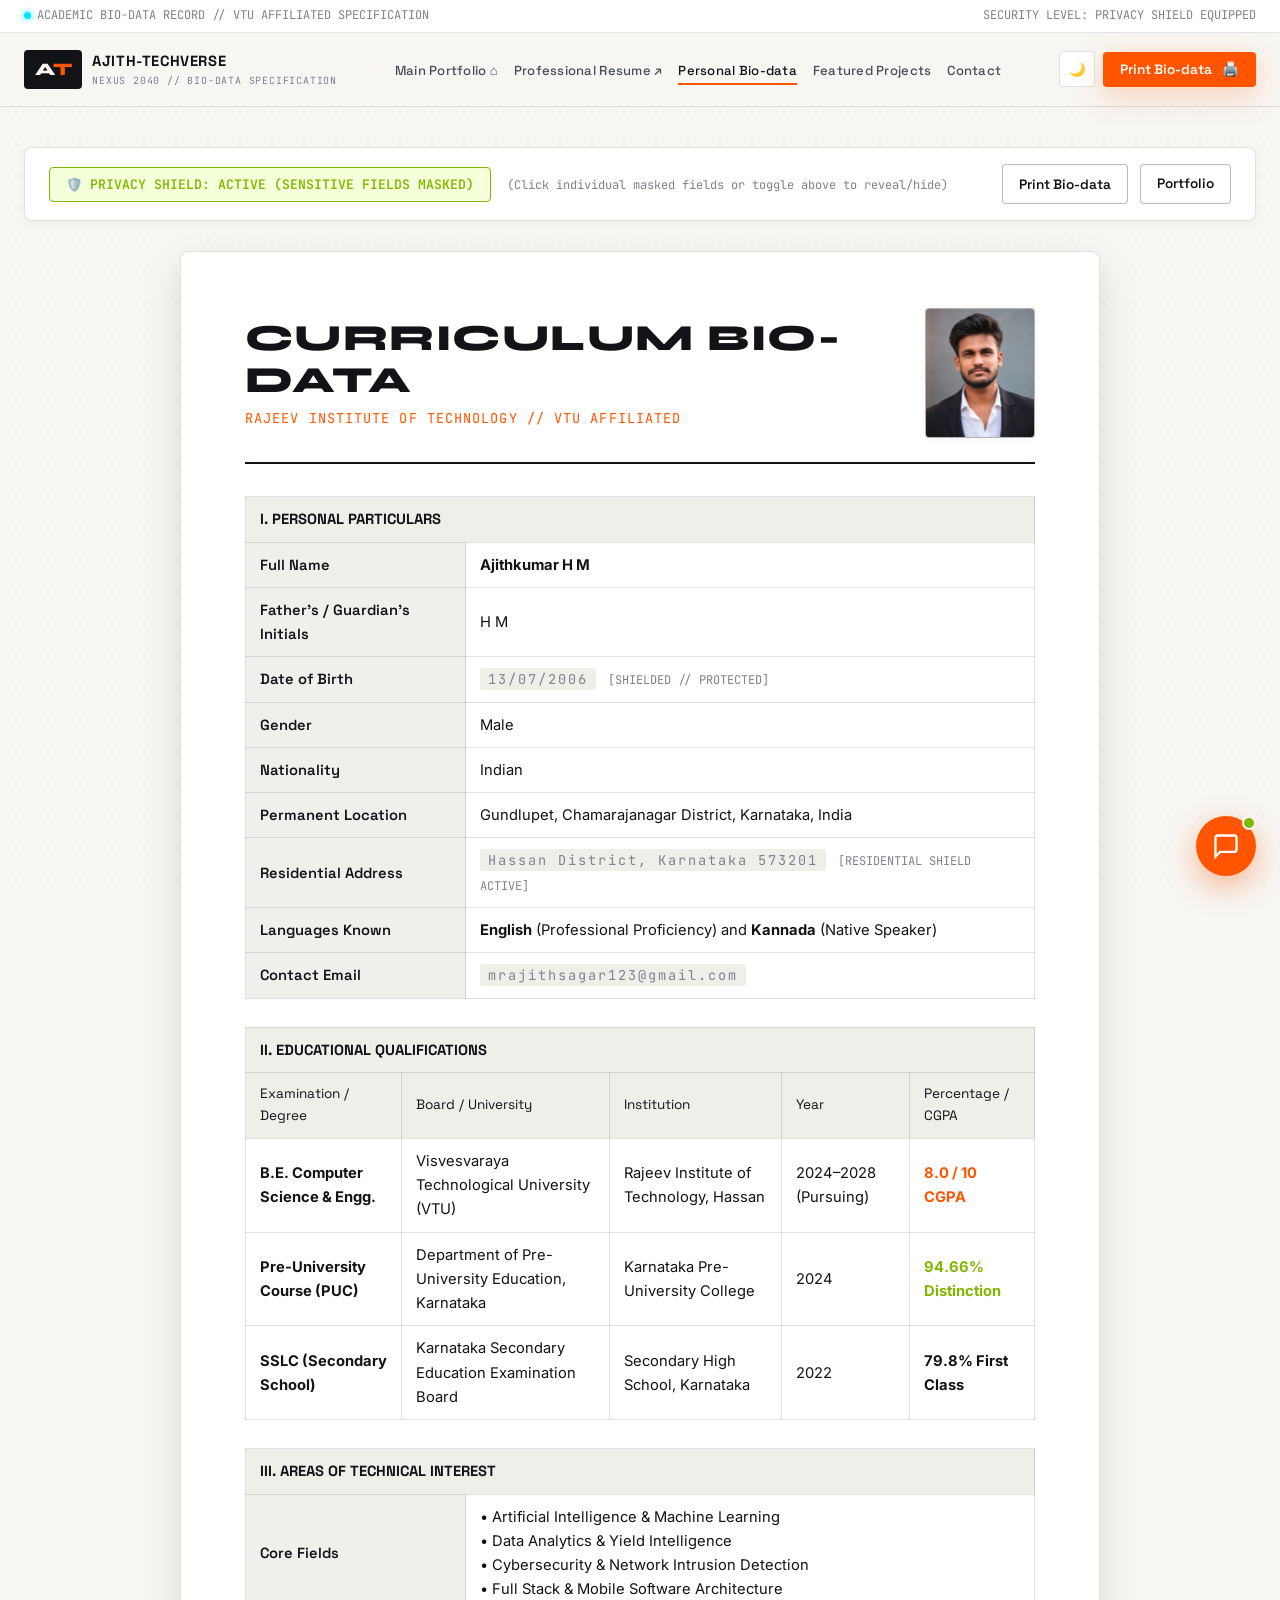
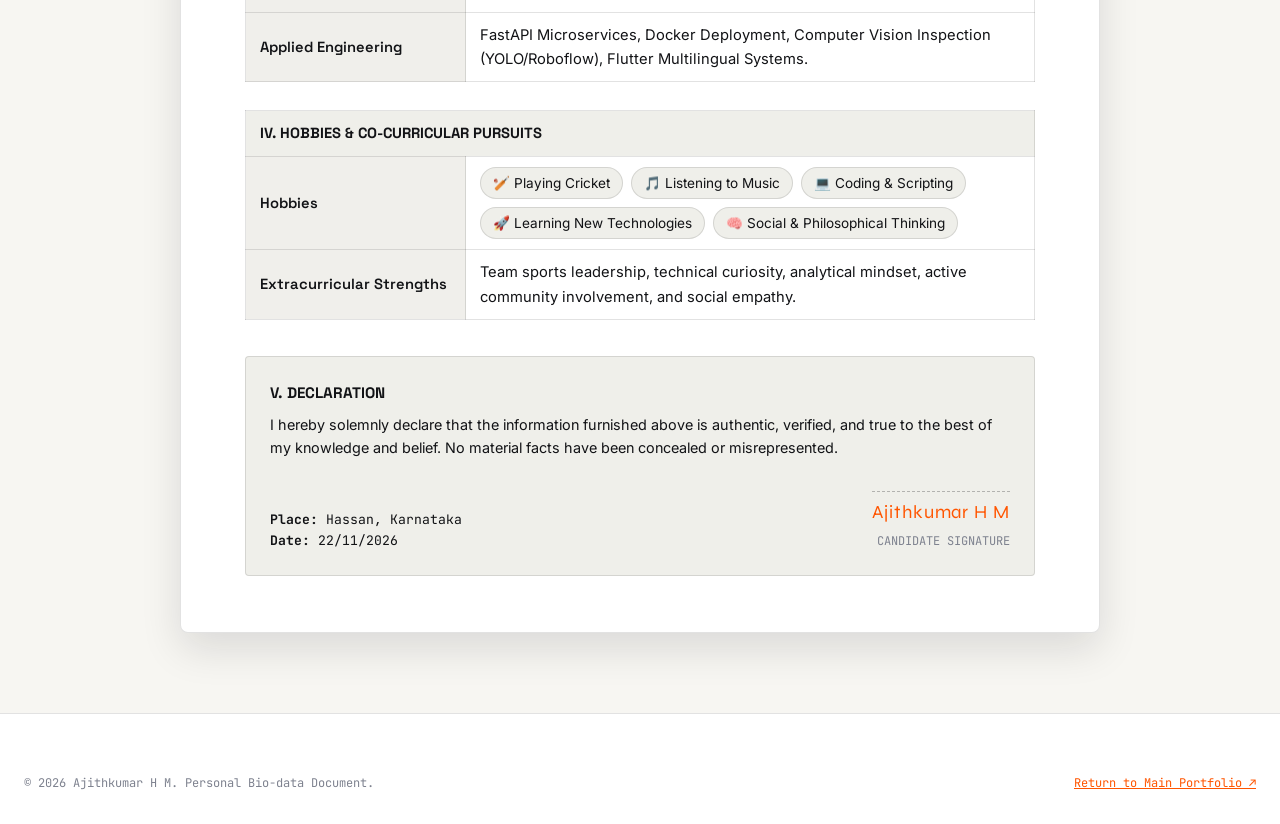
<file: biodata.html>
<!DOCTYPE html>
<html lang="en" data-theme="light">
<head>
  <meta charset="UTF-8">
  <meta name="viewport" content="width=device-width, initial-scale=1.0">
  <title>Personal Bio-data // Ajithkumar H M – NEXUS 2040</title>
  <meta name="description" content="Personal Bio-data and academic record of Ajithkumar H M with Privacy Shield data redaction.">
  <link rel="icon" href="data:image/svg+xml,<svg xmlns=%22http://www.w3.org/2000/svg%22 viewBox=%220 0 100 100%22><text y=%22.9em%22 font-size=%2290%22>📋</text></svg>">

  <!-- Core & Bio-data Stylesheets -->
  <link rel="stylesheet" href="css/style.css">
  <link rel="stylesheet" href="css/biodata.css">
  <link rel="stylesheet" href="css/responsive.css">
</head>
<body>

  <!-- Top Laboratory Ribbon -->
  <aside class="top-lab-ribbon">
    <div class="container">
      <div class="lab-status-item">
        <span class="status-dot active"></span>
        <span>ACADEMIC BIO-DATA RECORD // VTU AFFILIATED SPECIFICATION</span>
      </div>
      <div class="lab-status-item">
        <span>SECURITY LEVEL: PRIVACY SHIELD EQUIPPED</span>
      </div>
    </div>
  </aside>

  <!-- Navigation Bar -->
  <header class="site-nav">
    <div class="container">
      <a href="index.html" class="brand-logo" aria-label="Ajith-Techverse Home">
        <div class="brand-badge">A<span>T</span></div>
        <div class="brand-meta">
          <span class="brand-name">AJITH-TECHVERSE</span>
          <span class="brand-sub">NEXUS 2040 // BIO-DATA SPECIFICATION</span>
        </div>
      </a>

      <nav aria-label="Main Navigation">
        <ul class="nav-links">
          <li class="nav-item"><a href="index.html">Main Portfolio ⌂</a></li>
          <li class="nav-item"><a href="resume.html">Professional Resume ↗</a></li>
          <li class="nav-item"><a href="biodata.html" class="active">Personal Bio-data</a></li>
          <li class="nav-item"><a href="index.html#projects">Featured Projects</a></li>
          <li class="nav-item"><a href="index.html#contact">Contact</a></li>
        </ul>
      </nav>

      <div class="nav-actions">
        <button type="button" class="theme-toggle-btn" aria-label="Toggle Dark/Light Theme">
          <span class="theme-icon">🌙</span>
        </button>

        <button type="button" onclick="window.print();" class="btn btn-primary" style="padding: 8px 16px; font-size: 0.85rem;">
          <span>Print Bio-data</span> 🖨️
        </button>

        <button type="button" class="mobile-nav-toggle" aria-label="Toggle navigation drawer">
          <span></span><span></span><span></span>
        </button>
      </div>
    </div>
  </header>

  <main class="biodata-page-wrapper">
    <div class="container">

      <!-- Privacy Control Bar -->
      <div class="biodata-control-bar">
        <div>
          <button type="button" id="privacy-shield-toggle" class="privacy-toggle-btn shield-on">
            🛡️ PRIVACY SHIELD: ACTIVE (SENSITIVE FIELDS MASKED)
          </button>
          <span style="font-family:var(--font-mono); font-size:0.75rem; color:var(--text-muted); margin-left:12px;">
            (Click individual masked fields or toggle above to reveal/hide)
          </span>
        </div>
        <div style="display:flex; gap:12px;">
          <button type="button" onclick="window.print();" class="btn btn-outline" style="padding:8px 16px; font-size:0.85rem;">
            <span>Print Bio-data</span>
          </button>
          <a href="index.html" class="btn btn-outline" style="padding:8px 16px; font-size:0.85rem;">
            <span>Portfolio</span>
          </a>
        </div>
      </div>

      <!-- Bio-data Document Paper -->
      <article class="biodata-paper">

        <!-- Header -->
        <header class="biodata-header">
          <div class="biodata-header-text">
            <h1 class="biodata-title">CURRICULUM BIO-DATA</h1>
            <div class="biodata-subtitle">RAJEEV INSTITUTE OF TECHNOLOGY // VTU AFFILIATED</div>
          </div>
          <div class="biodata-photo-container">
            <img src="assets/images/ajith-photo.jpg" alt="Ajithkumar H M Formal Photograph" width="110" height="130">
          </div>
        </header>

        <!-- Personal Particulars Table -->
        <table class="biodata-table" aria-label="Personal Information">
          <thead>
            <tr>
              <th colspan="2">I. PERSONAL PARTICULARS</th>
            </tr>
          </thead>
          <tbody>
            <tr>
              <td class="label-col">Full Name</td>
              <td><strong>Ajithkumar H M</strong></td>
            </tr>
            <tr>
              <td class="label-col">Father's / Guardian's Initials</td>
              <td>H M</td>
            </tr>
            <tr>
              <td class="label-col">Date of Birth</td>
              <td>
                <span class="shielded-text" title="Click to reveal/hide">13/07/2006</span>
                <span style="font-family:var(--font-mono); font-size:0.75rem; color:var(--text-muted); margin-left:8px;">[SHIELDED // PROTECTED]</span>
              </td>
            </tr>
            <tr>
              <td class="label-col">Gender</td>
              <td>Male</td>
            </tr>
            <tr>
              <td class="label-col">Nationality</td>
              <td>Indian</td>
            </tr>
            <tr>
              <td class="label-col">Permanent Location</td>
              <td>Gundlupet, Chamarajanagar District, Karnataka, India</td>
            </tr>
            <tr>
              <td class="label-col">Residential Address</td>
              <td>
                <span class="shielded-text" title="Click to reveal/hide">Hassan District, Karnataka 573201</span>
                <span style="font-family:var(--font-mono); font-size:0.75rem; color:var(--text-muted); margin-left:8px;">[RESIDENTIAL SHIELD ACTIVE]</span>
              </td>
            </tr>
            <tr>
              <td class="label-col">Languages Known</td>
              <td><strong>English</strong> (Professional Proficiency) and <strong>Kannada</strong> (Native Speaker)</td>
            </tr>
            <tr>
              <td class="label-col">Contact Email</td>
              <td>
                <span class="shielded-text" title="Click to reveal / open email"><a href="mailto:mrajithsagar123@gmail.com">mrajithsagar123@gmail.com</a></span>
              </td>
            </tr>
          </tbody>
        </table>

        <!-- Educational Qualifications Table -->
        <table class="biodata-table" aria-label="Educational Qualifications">
          <thead>
            <tr>
              <th colspan="5">II. EDUCATIONAL QUALIFICATIONS</th>
            </tr>
            <tr style="background:var(--bg-surface-elevated); font-family:var(--font-heading); font-size:0.85rem;">
              <td>Examination / Degree</td>
              <td>Board / University</td>
              <td>Institution</td>
              <td>Year</td>
              <td>Percentage / CGPA</td>
            </tr>
          </thead>
          <tbody>
            <tr>
              <td><strong>B.E. Computer Science &amp; Engg.</strong></td>
              <td>Visvesvaraya Technological University (VTU)</td>
              <td>Rajeev Institute of Technology, Hassan</td>
              <td>2024–2028 (Pursuing)</td>
              <td><strong style="color:var(--accent-orange);">8.0 / 10 CGPA</strong></td>
            </tr>
            <tr>
              <td><strong>Pre-University Course (PUC)</strong></td>
              <td>Department of Pre-University Education, Karnataka</td>
              <td>Karnataka Pre-University College</td>
              <td>2024</td>
              <td><strong style="color:var(--accent-lime);">94.66% Distinction</strong></td>
            </tr>
            <tr>
              <td><strong>SSLC (Secondary School)</strong></td>
              <td>Karnataka Secondary Education Examination Board</td>
              <td>Secondary High School, Karnataka</td>
              <td>2022</td>
              <td><strong>79.8% First Class</strong></td>
            </tr>
          </tbody>
        </table>

        <!-- Professional Interests -->
        <table class="biodata-table" aria-label="Professional Interests">
          <thead>
            <tr>
              <th colspan="2">III. AREAS OF TECHNICAL INTEREST</th>
            </tr>
          </thead>
          <tbody>
            <tr>
              <td class="label-col">Core Fields</td>
              <td>
                • Artificial Intelligence &amp; Machine Learning<br>
                • Data Analytics &amp; Yield Intelligence<br>
                • Cybersecurity &amp; Network Intrusion Detection<br>
                • Full Stack &amp; Mobile Software Architecture
              </td>
            </tr>
            <tr>
              <td class="label-col">Applied Engineering</td>
              <td>
                FastAPI Microservices, Docker Deployment, Computer Vision Inspection (YOLO/Roboflow), Flutter Multilingual Systems.
              </td>
            </tr>
          </tbody>
        </table>

        <!-- Hobbies & Personal Interests -->
        <table class="biodata-table" aria-label="Hobbies and Extra-Curriculars">
          <thead>
            <tr>
              <th colspan="2">IV. HOBBIES &amp; CO-CURRICULAR PURSUITS</th>
            </tr>
          </thead>
          <tbody>
            <tr>
              <td class="label-col">Hobbies</td>
              <td>
                <div class="hobby-tags">
                  <span class="hobby-pill">🏏 Playing Cricket</span>
                  <span class="hobby-pill">🎵 Listening to Music</span>
                  <span class="hobby-pill">💻 Coding &amp; Scripting</span>
                  <span class="hobby-pill">🚀 Learning New Technologies</span>
                  <span class="hobby-pill">🧠 Social &amp; Philosophical Thinking</span>
                </div>
              </td>
            </tr>
            <tr>
              <td class="label-col">Extracurricular Strengths</td>
              <td>
                Team sports leadership, technical curiosity, analytical mindset, active community involvement, and social empathy.
              </td>
            </tr>
          </tbody>
        </table>

        <!-- Formal Declaration Box -->
        <div class="declaration-box">
          <h4>V. DECLARATION</h4>
          <p>
            I hereby solemnly declare that the information furnished above is authentic, verified, and true to the best of my knowledge and belief. No material facts have been concealed or misrepresented.
          </p>

          <div class="declaration-signoff">
            <div>
              <div><strong>Place:</strong> Hassan, Karnataka</div>
              <div><strong>Date:</strong> 22/11/2026</div>
            </div>
            <div style="text-align:right;">
              <div class="signature-stamp">Ajithkumar H M</div>
              <div style="font-family:var(--font-mono); font-size:0.75rem; color:var(--text-muted); margin-top:4px;">
                CANDIDATE SIGNATURE
              </div>
            </div>
          </div>
        </div>

      </article>

    </div>
  </main>

  <!-- Site Footer -->
  <footer class="site-footer">
    <div class="container">
      <div class="footer-bottom-bar" style="border-top:none; padding-top:0;">
        <div>© 2026 Ajithkumar H M. Personal Bio-data Document.</div>
        <div>
          <a href="index.html" style="color:var(--accent-orange); text-decoration:underline;">Return to Main Portfolio ↗</a>
        </div>
      </div>
    </div>
  </footer>

  <!-- Floating AJITH AI Assistant Chatbot -->
  <aside class="chatbot-widget-container" aria-label="AI Assistant Chatbot">
    <button type="button" id="chatbot-trigger" class="chatbot-toggle-trigger" aria-label="Open AJITH AI Assistant Chatbot">
      <span class="chat-ping-beacon"></span>
      <svg width="28" height="28" viewBox="0 0 24 24" fill="none" stroke="currentColor" stroke-width="2"><path d="M21 15a2 2 0 0 1-2 2H7l-4 4V5a2 2 0 0 1 2-2h14a2 2 0 0 1 2 2z"/></svg>
    </button>

    <div id="chatbot-panel" class="chatbot-panel" role="dialog" aria-modal="false" aria-label="AJITH AI Assistant">
      <div class="chatbot-panel-header">
        <div class="chatbot-brand-row">
          <div class="chatbot-avatar">AI</div>
          <div class="chatbot-header-text">
            <h4>AJITH AI ASSISTANT</h4>
            <span>● LOCAL KNOWLEDGE BASE ENGINE</span>
          </div>
        </div>
        <button type="button" id="chatbot-close" style="background:none; border:none; color:var(--text-primary); cursor:pointer; font-size:1.1rem; font-weight:bold;">✕</button>
      </div>

      <div id="chatbot-messages" class="chatbot-messages-scroll" role="log" aria-live="polite">
        <div class="chat-bubble bot">
          <strong>Bio-data Assistant:</strong> Ask me about Ajith's personal background, academic marks at RIT Hassan &amp; PUC, or his hobbies like cricket and coding!
        </div>
      </div>

      <div class="chat-quick-chips">
        <button type="button" class="chip-btn" data-query="What is his education?">Education Record</button>
        <button type="button" class="chip-btn" data-query="Who is Ajithkumar?">Personal Bio</button>
        <button type="button" class="chip-btn" data-query="How can visitors contact him?">Contact Info</button>
      </div>

      <div class="chatbot-input-bar">
        <input type="text" id="chatbot-input" placeholder="Ask a question..." autocomplete="off">
        <button type="button" id="chatbot-send" class="btn-chat-send" aria-label="Send Message">➔</button>
      </div>
    </div>
  </aside>

  <!-- External CDNs: jQuery 3.7.1 with Error Handling & Local Fallback -->
  <script src="https://code.jquery.com/jquery-3.7.1.min.js" onerror="console.warn('[CDN Warning] Primary jQuery CDN failed, trying fallback...');"></script>
  <script>window.jQuery || document.write('<script src="https://cdnjs.cloudflare.com/ajax/libs/jquery/3.7.1/jquery.min.js"><\/script>');</script>
  <script>window.jQuery || document.write('<script src="js/jquery-3.7.1.min.js"><\/script>');</script>
  <!-- Modular Scripts -->
  <script src="js/chatbot.js"></script>
  <script src="js/main.js"></script>
</body>
</html>
</file>
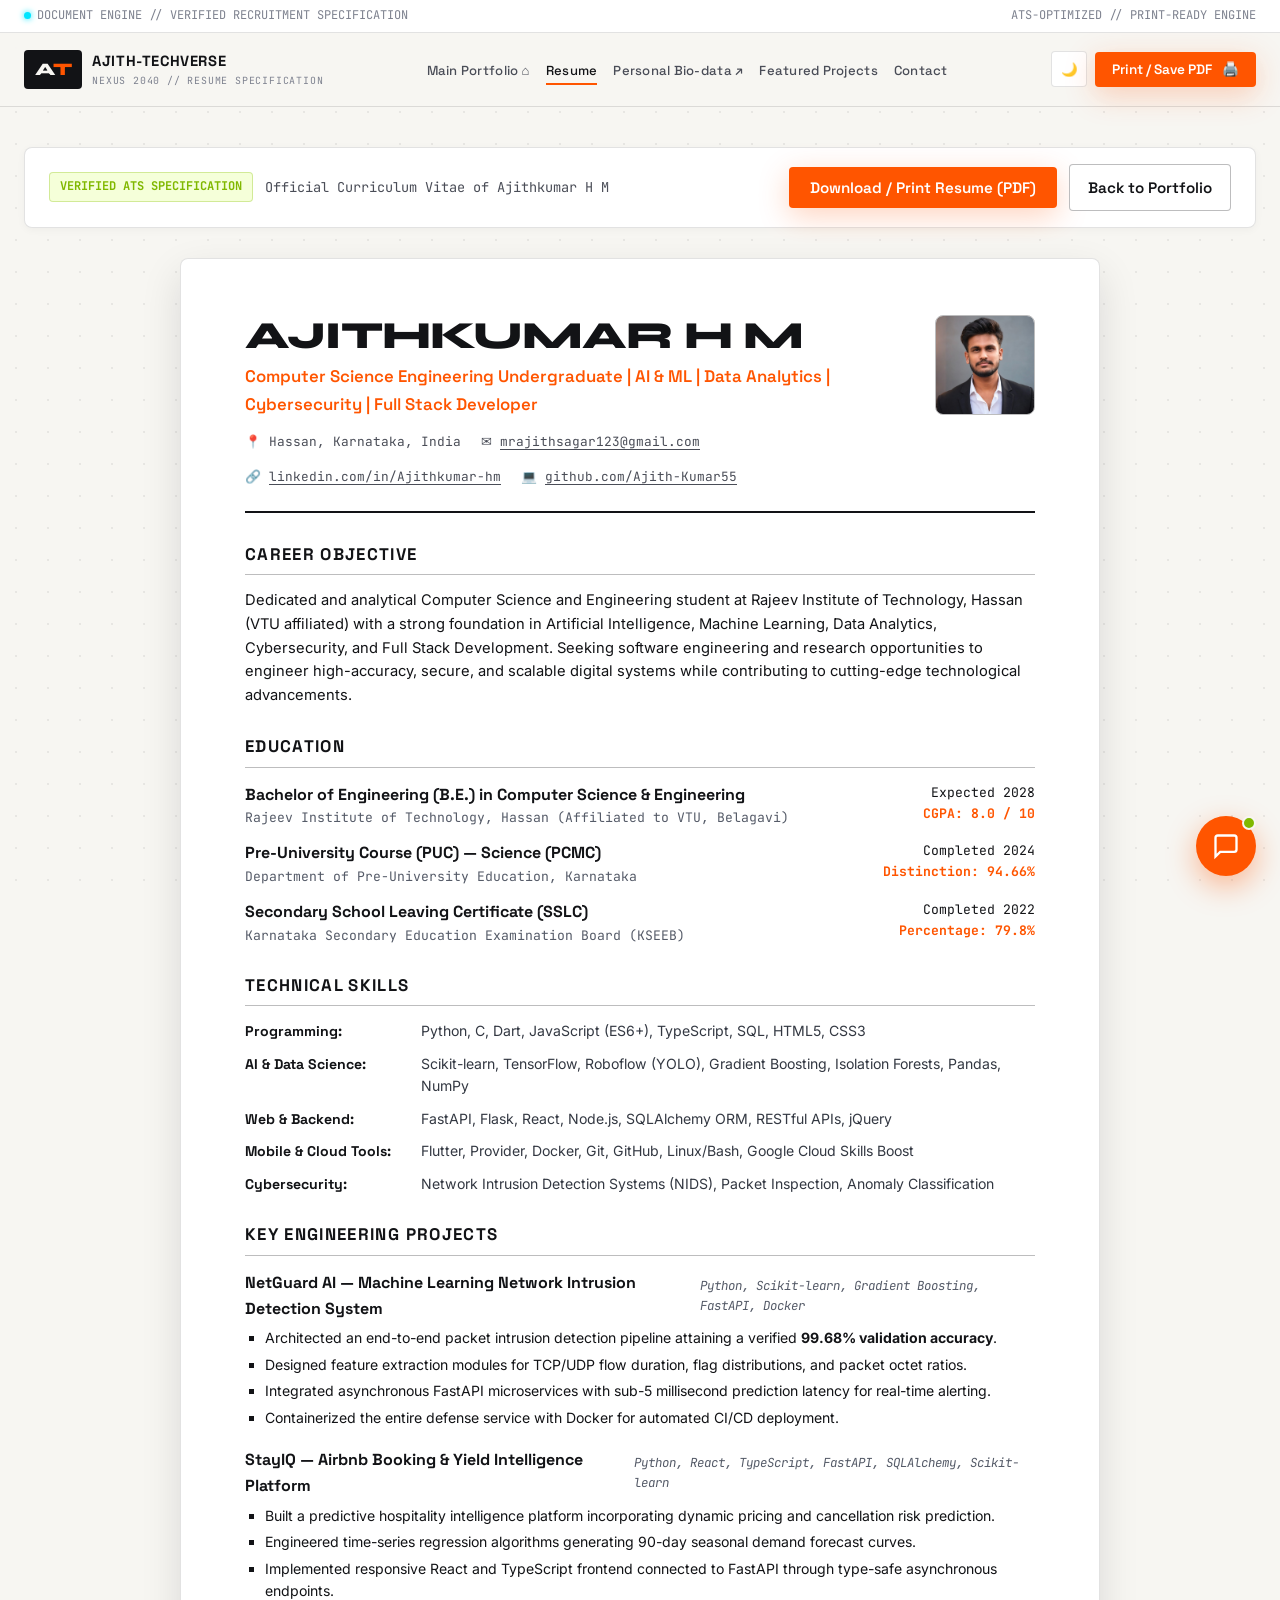
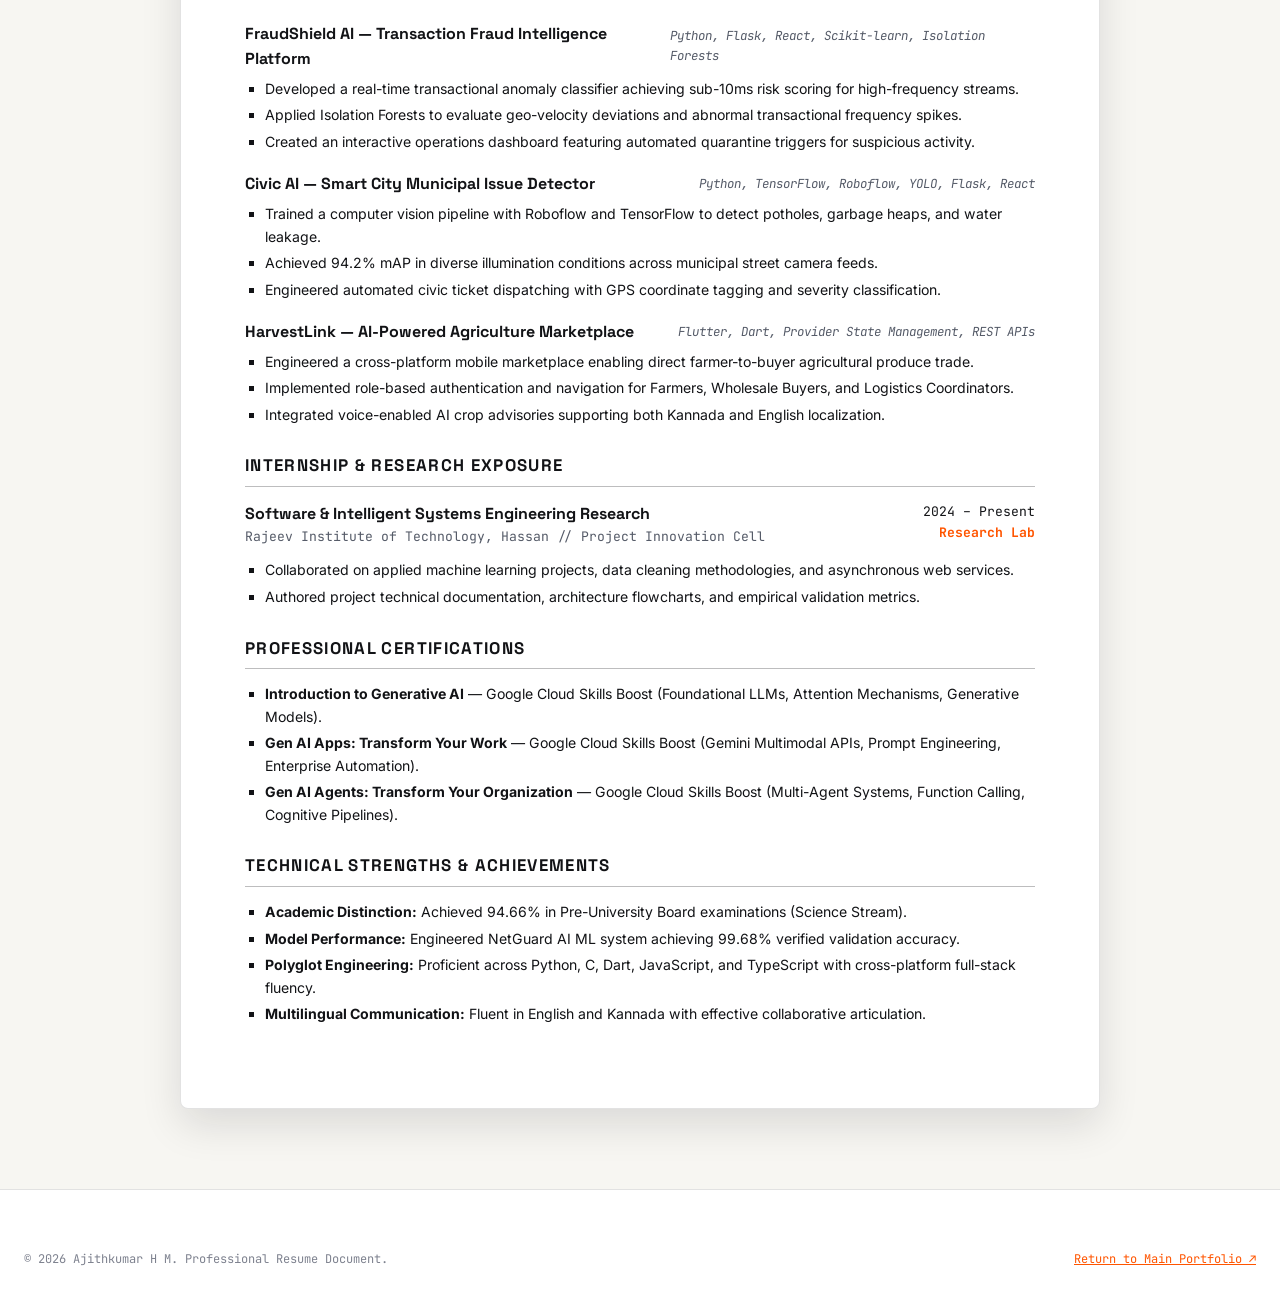
<file: resume.html>
<!DOCTYPE html>
<html lang="en" data-theme="light">
<head>
  <meta charset="UTF-8">
  <meta name="viewport" content="width=device-width, initial-scale=1.0">
  <title>Resume // Ajithkumar H M – NEXUS 2040</title>
  <meta name="description" content="Professional Resume of Ajithkumar H M — Computer Science and Engineering Student, AI & ML, Data Analytics, Cybersecurity, and Full Stack Developer.">
  <link rel="icon" href="data:image/svg+xml,<svg xmlns=%22http://www.w3.org/2000/svg%22 viewBox=%220 0 100 100%22><text y=%22.9em%22 font-size=%2290%22>📄</text></svg>">

  <!-- Core & Resume Stylesheets -->
  <link rel="stylesheet" href="css/style.css">
  <link rel="stylesheet" href="css/resume.css">
  <link rel="stylesheet" href="css/responsive.css">
</head>
<body>

  <!-- Top Laboratory Ribbon -->
  <aside class="top-lab-ribbon">
    <div class="container">
      <div class="lab-status-item">
        <span class="status-dot active"></span>
        <span>DOCUMENT ENGINE // VERIFIED RECRUITMENT SPECIFICATION</span>
      </div>
      <div class="lab-status-item">
        <span>ATS-OPTIMIZED // PRINT-READY ENGINE</span>
      </div>
    </div>
  </aside>

  <!-- Navigation Bar -->
  <header class="site-nav">
    <div class="container">
      <a href="index.html" class="brand-logo" aria-label="Ajith-Techverse Home">
        <div class="brand-badge">A<span>T</span></div>
        <div class="brand-meta">
          <span class="brand-name">AJITH-TECHVERSE</span>
          <span class="brand-sub">NEXUS 2040 // RESUME SPECIFICATION</span>
        </div>
      </a>

      <nav aria-label="Main Navigation">
        <ul class="nav-links">
          <li class="nav-item"><a href="index.html">Main Portfolio ⌂</a></li>
          <li class="nav-item"><a href="resume.html" class="active">Resume</a></li>
          <li class="nav-item"><a href="biodata.html">Personal Bio-data ↗</a></li>
          <li class="nav-item"><a href="index.html#projects">Featured Projects</a></li>
          <li class="nav-item"><a href="index.html#contact">Contact</a></li>
        </ul>
      </nav>

      <div class="nav-actions">
        <button type="button" class="theme-toggle-btn" aria-label="Toggle Dark/Light Theme">
          <span class="theme-icon">🌙</span>
        </button>

        <button type="button" onclick="window.print();" class="btn btn-primary" style="padding: 8px 16px; font-size: 0.85rem;">
          <span>Print / Save PDF</span> 🖨️
        </button>

        <button type="button" class="mobile-nav-toggle" aria-label="Toggle navigation drawer">
          <span></span><span></span><span></span>
        </button>
      </div>
    </div>
  </header>

  <main class="resume-page-wrapper">
    <div class="container">

      <!-- Action Utility Bar -->
      <div class="resume-action-bar">
        <div class="resume-action-info">
          <span class="badge">VERIFIED ATS SPECIFICATION</span>
          <span style="font-family:var(--font-mono); font-size:0.85rem; color:var(--text-secondary);">
            Official Curriculum Vitae of Ajithkumar H M
          </span>
        </div>
        <div style="display:flex; gap:12px; align-items:center;">
          <button type="button" onclick="window.print();" class="btn btn-primary" style="padding:10px 20px;">
            <span>Download / Print Resume (PDF)</span>
          </button>
          <a href="index.html" class="btn btn-outline" style="padding:10px 18px;">
            <span>Back to Portfolio</span>
          </a>
        </div>
      </div>

      <!-- Printable Resume Paper Container -->
      <article class="resume-paper" id="resume-document">
        
        <!-- Header -->
        <header class="resume-header">
          <div style="flex:1;">
            <h1 class="resume-candidate-name">AJITHKUMAR H M</h1>
            <div class="resume-candidate-title">
              Computer Science Engineering Undergraduate | AI &amp; ML | Data Analytics | Cybersecurity | Full Stack Developer
            </div>
            <div class="resume-contact-inline">
              <span>📍 Hassan, Karnataka, India</span>
              <span>✉ <a href="mailto:mrajithsagar123@gmail.com">mrajithsagar123@gmail.com</a></span>
              <span>🔗 <a href="https://www.linkedin.com/in/Ajithkumar-hm-0744613a0" target="_blank" rel="noopener">linkedin.com/in/Ajithkumar-hm</a></span>
              <span>💻 <a href="https://github.com/Ajith-Kumar55" target="_blank" rel="noopener">github.com/Ajith-Kumar55</a></span>
            </div>
          </div>
          <div class="resume-avatar-frame">
            <img src="assets/images/ajith-photo.jpg" alt="Ajithkumar H M Portrait" width="100" height="100">
          </div>
        </header>

        <!-- Career Objective -->
        <section class="resume-sec">
          <h2 class="resume-sec-title">Career Objective</h2>
          <div class="resume-sec-content">
            <p>
              Dedicated and analytical Computer Science and Engineering student at Rajeev Institute of Technology, Hassan (VTU affiliated) with a strong foundation in Artificial Intelligence, Machine Learning, Data Analytics, Cybersecurity, and Full Stack Development. Seeking software engineering and research opportunities to engineer high-accuracy, secure, and scalable digital systems while contributing to cutting-edge technological advancements.
            </p>
          </div>
        </section>

        <!-- Education -->
        <section class="resume-sec">
          <h2 class="resume-sec-title">Education</h2>
          <div class="resume-sec-content">
            <!-- B.E. -->
            <div class="resume-edu-entry">
              <div class="resume-edu-left">
                <h4>Bachelor of Engineering (B.E.) in Computer Science &amp; Engineering</h4>
                <p>Rajeev Institute of Technology, Hassan (Affiliated to VTU, Belagavi)</p>
              </div>
              <div class="resume-edu-right">
                <div>Expected 2028</div>
                <div class="resume-edu-score">CGPA: 8.0 / 10</div>
              </div>
            </div>

            <!-- PUC -->
            <div class="resume-edu-entry">
              <div class="resume-edu-left">
                <h4>Pre-University Course (PUC) — Science (PCMC)</h4>
                <p>Department of Pre-University Education, Karnataka</p>
              </div>
              <div class="resume-edu-right">
                <div>Completed 2024</div>
                <div class="resume-edu-score">Distinction: 94.66%</div>
              </div>
            </div>

            <!-- SSLC -->
            <div class="resume-edu-entry">
              <div class="resume-edu-left">
                <h4>Secondary School Leaving Certificate (SSLC)</h4>
                <p>Karnataka Secondary Education Examination Board (KSEEB)</p>
              </div>
              <div class="resume-edu-right">
                <div>Completed 2022</div>
                <div class="resume-edu-score">Percentage: 79.8%</div>
              </div>
            </div>
          </div>
        </section>

        <!-- Technical Skills -->
        <section class="resume-sec">
          <h2 class="resume-sec-title">Technical Skills</h2>
          <div class="resume-sec-content">
            <div class="resume-skills-grid">
              <div class="skill-row-label">Programming:</div>
              <div class="skill-row-values">Python, C, Dart, JavaScript (ES6+), TypeScript, SQL, HTML5, CSS3</div>

              <div class="skill-row-label">AI &amp; Data Science:</div>
              <div class="skill-row-values">Scikit-learn, TensorFlow, Roboflow (YOLO), Gradient Boosting, Isolation Forests, Pandas, NumPy</div>

              <div class="skill-row-label">Web &amp; Backend:</div>
              <div class="skill-row-values">FastAPI, Flask, React, Node.js, SQLAlchemy ORM, RESTful APIs, jQuery</div>

              <div class="skill-row-label">Mobile &amp; Cloud Tools:</div>
              <div class="skill-row-values">Flutter, Provider, Docker, Git, GitHub, Linux/Bash, Google Cloud Skills Boost</div>

              <div class="skill-row-label">Cybersecurity:</div>
              <div class="skill-row-values">Network Intrusion Detection Systems (NIDS), Packet Inspection, Anomaly Classification</div>
            </div>
          </div>
        </section>

        <!-- Projects Experience -->
        <section class="resume-sec">
          <h2 class="resume-sec-title">Key Engineering Projects</h2>
          <div class="resume-sec-content">
            
            <!-- Project 1 -->
            <div class="resume-proj-entry">
              <div class="resume-proj-header">
                <span class="resume-proj-title">
                  NetGuard AI — Machine Learning Network Intrusion Detection System
                </span>
                <span class="resume-proj-tech">Python, Scikit-learn, Gradient Boosting, FastAPI, Docker</span>
              </div>
              <ul class="resume-bullet-list">
                <li>Architected an end-to-end packet intrusion detection pipeline attaining a verified <strong>99.68% validation accuracy</strong>.</li>
                <li>Designed feature extraction modules for TCP/UDP flow duration, flag distributions, and packet octet ratios.</li>
                <li>Integrated asynchronous FastAPI microservices with sub-5 millisecond prediction latency for real-time alerting.</li>
                <li>Containerized the entire defense service with Docker for automated CI/CD deployment.</li>
              </ul>
            </div>

            <!-- Project 2 -->
            <div class="resume-proj-entry">
              <div class="resume-proj-header">
                <span class="resume-proj-title">
                  StayIQ — Airbnb Booking &amp; Yield Intelligence Platform
                </span>
                <span class="resume-proj-tech">Python, React, TypeScript, FastAPI, SQLAlchemy, Scikit-learn</span>
              </div>
              <ul class="resume-bullet-list">
                <li>Built a predictive hospitality intelligence platform incorporating dynamic pricing and cancellation risk prediction.</li>
                <li>Engineered time-series regression algorithms generating 90-day seasonal demand forecast curves.</li>
                <li>Implemented responsive React and TypeScript frontend connected to FastAPI through type-safe asynchronous endpoints.</li>
              </ul>
            </div>

            <!-- Project 3 -->
            <div class="resume-proj-entry">
              <div class="resume-proj-header">
                <span class="resume-proj-title">
                  FraudShield AI — Transaction Fraud Intelligence Platform
                </span>
                <span class="resume-proj-tech">Python, Flask, React, Scikit-learn, Isolation Forests</span>
              </div>
              <ul class="resume-bullet-list">
                <li>Developed a real-time transactional anomaly classifier achieving sub-10ms risk scoring for high-frequency streams.</li>
                <li>Applied Isolation Forests to evaluate geo-velocity deviations and abnormal transactional frequency spikes.</li>
                <li>Created an interactive operations dashboard featuring automated quarantine triggers for suspicious activity.</li>
              </ul>
            </div>

            <!-- Project 4 -->
            <div class="resume-proj-entry">
              <div class="resume-proj-header">
                <span class="resume-proj-title">
                  Civic AI — Smart City Municipal Issue Detector
                </span>
                <span class="resume-proj-tech">Python, TensorFlow, Roboflow, YOLO, Flask, React</span>
              </div>
              <ul class="resume-bullet-list">
                <li>Trained a computer vision pipeline with Roboflow and TensorFlow to detect potholes, garbage heaps, and water leakage.</li>
                <li>Achieved 94.2% mAP in diverse illumination conditions across municipal street camera feeds.</li>
                <li>Engineered automated civic ticket dispatching with GPS coordinate tagging and severity classification.</li>
              </ul>
            </div>

            <!-- Project 5 -->
            <div class="resume-proj-entry">
              <div class="resume-proj-header">
                <span class="resume-proj-title">
                  HarvestLink — AI-Powered Agriculture Marketplace
                </span>
                <span class="resume-proj-tech">Flutter, Dart, Provider State Management, REST APIs</span>
              </div>
              <ul class="resume-bullet-list">
                <li>Engineered a cross-platform mobile marketplace enabling direct farmer-to-buyer agricultural produce trade.</li>
                <li>Implemented role-based authentication and navigation for Farmers, Wholesale Buyers, and Logistics Coordinators.</li>
                <li>Integrated voice-enabled AI crop advisories supporting both Kannada and English localization.</li>
              </ul>
            </div>

          </div>
        </section>

        <!-- Internship Experience -->
        <section class="resume-sec">
          <h2 class="resume-sec-title">Internship &amp; Research Exposure</h2>
          <div class="resume-sec-content">
            <div class="resume-edu-entry">
              <div class="resume-edu-left">
                <h4>Software &amp; Intelligent Systems Engineering Research</h4>
                <p>Rajeev Institute of Technology, Hassan // Project Innovation Cell</p>
              </div>
              <div class="resume-edu-right">
                <div>2024 – Present</div>
                <div class="resume-edu-score">Research Lab</div>
              </div>
            </div>
            <ul class="resume-bullet-list">
              <li>Collaborated on applied machine learning projects, data cleaning methodologies, and asynchronous web services.</li>
              <li>Authored project technical documentation, architecture flowcharts, and empirical validation metrics.</li>
            </ul>
          </div>
        </section>

        <!-- Google Cloud Certifications -->
        <section class="resume-sec">
          <h2 class="resume-sec-title">Professional Certifications</h2>
          <div class="resume-sec-content">
            <ul class="resume-bullet-list">
              <li>
                <strong>Introduction to Generative AI</strong> — Google Cloud Skills Boost (Foundational LLMs, Attention Mechanisms, Generative Models).
              </li>
              <li>
                <strong>Gen AI Apps: Transform Your Work</strong> — Google Cloud Skills Boost (Gemini Multimodal APIs, Prompt Engineering, Enterprise Automation).
              </li>
              <li>
                <strong>Gen AI Agents: Transform Your Organization</strong> — Google Cloud Skills Boost (Multi-Agent Systems, Function Calling, Cognitive Pipelines).
              </li>
            </ul>
          </div>
        </section>

        <!-- Technical Strengths & Verified Achievements -->
        <section class="resume-sec">
          <h2 class="resume-sec-title">Technical Strengths &amp; Achievements</h2>
          <div class="resume-sec-content">
            <ul class="resume-bullet-list">
              <li><strong>Academic Distinction:</strong> Achieved 94.66% in Pre-University Board examinations (Science Stream).</li>
              <li><strong>Model Performance:</strong> Engineered NetGuard AI ML system achieving 99.68% verified validation accuracy.</li>
              <li><strong>Polyglot Engineering:</strong> Proficient across Python, C, Dart, JavaScript, and TypeScript with cross-platform full-stack fluency.</li>
              <li><strong>Multilingual Communication:</strong> Fluent in English and Kannada with effective collaborative articulation.</li>
            </ul>
          </div>
        </section>

      </article>

    </div>
  </main>

  <!-- Site Footer -->
  <footer class="site-footer">
    <div class="container">
      <div class="footer-bottom-bar" style="border-top:none; padding-top:0;">
        <div>© 2026 Ajithkumar H M. Professional Resume Document.</div>
        <div>
          <a href="index.html" style="color:var(--accent-orange); text-decoration:underline;">Return to Main Portfolio ↗</a>
        </div>
      </div>
    </div>
  </footer>

  <!-- Floating AJITH AI Assistant Chatbot -->
  <aside class="chatbot-widget-container" aria-label="AI Assistant Chatbot">
    <button type="button" id="chatbot-trigger" class="chatbot-toggle-trigger" aria-label="Open AJITH AI Assistant Chatbot">
      <span class="chat-ping-beacon"></span>
      <svg width="28" height="28" viewBox="0 0 24 24" fill="none" stroke="currentColor" stroke-width="2"><path d="M21 15a2 2 0 0 1-2 2H7l-4 4V5a2 2 0 0 1 2-2h14a2 2 0 0 1 2 2z"/></svg>
    </button>

    <div id="chatbot-panel" class="chatbot-panel" role="dialog" aria-modal="false" aria-label="AJITH AI Assistant">
      <div class="chatbot-panel-header">
        <div class="chatbot-brand-row">
          <div class="chatbot-avatar">AI</div>
          <div class="chatbot-header-text">
            <h4>AJITH AI ASSISTANT</h4>
            <span>● LOCAL KNOWLEDGE BASE ENGINE</span>
          </div>
        </div>
        <button type="button" id="chatbot-close" style="background:none; border:none; color:var(--text-primary); cursor:pointer; font-size:1.1rem; font-weight:bold;">✕</button>
      </div>

      <div id="chatbot-messages" class="chatbot-messages-scroll" role="log" aria-live="polite">
        <div class="chat-bubble bot">
          <strong>Resume Assistant Active:</strong> Ask me about Ajith's education credentials, verified 99.68% ML accuracy in NetGuard AI, or Google Cloud certifications!
        </div>
      </div>

      <div class="chat-quick-chips">
        <button type="button" class="chip-btn" data-query="What is his education?">Education &amp; CGPA</button>
        <button type="button" class="chip-btn" data-query="Explain NetGuard AI">NetGuard AI</button>
        <button type="button" class="chip-btn" data-query="What certifications does he have?">Certifications</button>
      </div>

      <div class="chatbot-input-bar">
        <input type="text" id="chatbot-input" placeholder="Ask a question..." autocomplete="off">
        <button type="button" id="chatbot-send" class="btn-chat-send" aria-label="Send Message">➔</button>
      </div>
    </div>
  </aside>

  <!-- External CDNs: jQuery 3.7.1 with Error Handling & Local Fallback -->
  <script src="https://code.jquery.com/jquery-3.7.1.min.js" onerror="console.warn('[CDN Warning] Primary jQuery CDN failed, trying fallback...');"></script>
  <script>window.jQuery || document.write('<script src="https://cdnjs.cloudflare.com/ajax/libs/jquery/3.7.1/jquery.min.js"><\/script>');</script>
  <script>window.jQuery || document.write('<script src="js/jquery-3.7.1.min.js"><\/script>');</script>
  <!-- Modular Scripts -->
  <script src="js/chatbot.js"></script>
  <script src="js/main.js"></script>
</body>
</html>
</file>
<file: css/style.css>
/* ==========================================================================
   AJITH-TECHVERSE // NEXUS 2040 – THE DIGITAL INTELLIGENCE LAB
   Global Stylesheet: Design Tokens, Layout, Components & System Themes
   ========================================================================== */

@import url('https://fonts.googleapis.com/css2?family=Inter:wght@300;400;500;600;700&family=JetBrains+Mono:ital,wght@0,300;0,400;0,500;0,700;1,400&family=Space+Grotesk:wght@400;500;600;700&family=Syne:wght@700;800&display=swap');

:root {
  /* Nexus 2040 Editorial Light Theme (Default) */
  --bg-primary: #F7F6F2;
  --bg-surface: #FFFFFF;
  --bg-surface-elevated: #EFEFEA;
  --bg-surface-subtle: #F0EFEB;
  --bg-translucent: rgba(247, 246, 242, 0.92);

  --text-primary: #121316;
  --text-secondary: #4A4D57;
  --text-muted: #7E828F;
  --text-inverse: #F7F6F2;

  --accent-orange: #FF5500;
  --accent-orange-hover: #E04B00;
  --accent-orange-subtle: rgba(255, 85, 0, 0.10);
  
  --accent-lime: #80B800; /* High-contrast editorial olive-lime for light mode */
  --accent-lime-bright: #B8FF00;
  --accent-lime-subtle: rgba(184, 255, 0, 0.15);

  --metallic-silver: #A8ACB8;
  --border-color: rgba(18, 19, 22, 0.12);
  --border-strong: rgba(18, 19, 22, 0.28);
  --border-accent: rgba(255, 85, 0, 0.4);

  --shadow-sm: 0 2px 8px rgba(18, 19, 22, 0.04);
  --shadow-md: 0 8px 24px rgba(18, 19, 22, 0.08);
  --shadow-lg: 0 16px 40px rgba(18, 19, 22, 0.12);
  --shadow-orange: 0 8px 30px rgba(255, 85, 0, 0.25);

  --font-display: 'Syne', sans-serif;
  --font-heading: 'Space Grotesk', sans-serif;
  --font-body: 'Inter', sans-serif;
  --font-mono: 'JetBrains Mono', monospace;

  --nav-height: 74px;
  --container-max: 1340px;
  --radius-sm: 4px;
  --radius-md: 8px;
  --radius-lg: 16px;
  --transition-fast: 0.2s cubic-bezier(0.16, 1, 0.3, 1);
  --transition-normal: 0.35s cubic-bezier(0.16, 1, 0.3, 1);
}

[data-theme="dark"] {
  /* Nexus 2040 Deep Obsidian Cyber Lab */
  --bg-primary: #0C0D10;
  --bg-surface: #14161C;
  --bg-surface-elevated: #1B1E26;
  --bg-surface-subtle: #181B22;
  --bg-translucent: rgba(12, 13, 16, 0.92);

  --text-primary: #ECEFF4;
  --text-secondary: #A6ACBC;
  --text-muted: #6B7282;
  --text-inverse: #0C0D10;

  --accent-orange: #FF5500;
  --accent-orange-hover: #FF7733;
  --accent-orange-subtle: rgba(255, 85, 0, 0.18);
  
  --accent-lime: #B8FF00;
  --accent-lime-bright: #B8FF00;
  --accent-lime-subtle: rgba(184, 255, 0, 0.14);

  --metallic-silver: #C5C8D2;
  --border-color: rgba(255, 255, 255, 0.09);
  --border-strong: rgba(255, 255, 255, 0.20);
  --border-accent: rgba(255, 85, 0, 0.45);

  --shadow-sm: 0 2px 10px rgba(0, 0, 0, 0.5);
  --shadow-md: 0 10px 30px rgba(0, 0, 0, 0.6);
  --shadow-lg: 0 20px 50px rgba(0, 0, 0, 0.8);
  --shadow-orange: 0 8px 32px rgba(255, 85, 0, 0.35);
}

/* Base Reset & Typography */
*, *::before, *::after {
  box-sizing: border-box;
  margin: 0;
  padding: 0;
}

html {
  font-size: 16px;
  scroll-behavior: smooth;
  scroll-padding-top: calc(var(--nav-height) + 20px);
}

body {
  font-family: var(--font-body);
  background-color: var(--bg-primary);
  color: var(--text-primary);
  line-height: 1.65;
  overflow-x: hidden;
  transition: background-color var(--transition-normal), color var(--transition-normal);
  -webkit-font-smoothing: antialiased;
}

/* Background Subtle Mesh Texture */
body::before {
  content: '';
  position: fixed;
  top: 0;
  left: 0;
  width: 100%;
  height: 100%;
  pointer-events: none;
  background-image: radial-gradient(var(--border-color) 1px, transparent 1px);
  background-size: 32px 32px;
  opacity: 0.55;
  z-index: 0;
}

a {
  color: inherit;
  text-decoration: none;
  transition: color var(--transition-fast);
}

img, svg {
  max-width: 100%;
  height: auto;
  display: block;
}

button, input, textarea, select {
  font-family: inherit;
  color: inherit;
  outline: none;
}

.container {
  width: 100%;
  max-width: var(--container-max);
  margin-left: auto;
  margin-right: auto;
  padding-left: 24px;
  padding-right: 24px;
  position: relative;
  z-index: 1;
}

/* Top Technical Laboratory Ribbon */
.top-lab-ribbon {
  background-color: var(--bg-surface);
  border-bottom: 1px solid var(--border-color);
  font-family: var(--font-mono);
  font-size: 0.75rem;
  padding: 6px 0;
  color: var(--text-muted);
  position: relative;
  z-index: 101;
}

.top-lab-ribbon .container {
  display: flex;
  justify-content: space-between;
  align-items: center;
  flex-wrap: wrap;
  gap: 8px;
}

.lab-status-item {
  display: inline-flex;
  align-items: center;
  gap: 6px;
}

.status-dot {
  width: 7px;
  height: 7px;
  border-radius: 50%;
  background-color: var(--accent-orange);
  box-shadow: 0 0 6px var(--accent-orange);
  animation: pulse-dot 2s infinite ease-in-out;
}

.status-dot.active {
  background-color: #00E5FF;
  box-shadow: 0 0 6px #00E5FF;
}

@keyframes pulse-dot {
  0%, 100% { opacity: 1; transform: scale(1); }
  50% { opacity: 0.4; transform: scale(0.85); }
}

/* ==========================================================================
   Navigation Bar
   ========================================================================== */
.site-nav {
  position: sticky;
  top: 0;
  width: 100%;
  height: var(--nav-height);
  background-color: var(--bg-translucent);
  backdrop-filter: blur(14px);
  -webkit-backdrop-filter: blur(14px);
  border-bottom: 1px solid var(--border-color);
  z-index: 100;
  transition: all var(--transition-fast);
}

.site-nav.scrolled {
  box-shadow: var(--shadow-sm);
  height: 66px;
}

.site-nav .container {
  display: flex;
  align-items: center;
  justify-content: space-between;
  height: 100%;
  gap: 16px;
}

.brand-logo {
  display: flex;
  align-items: center;
  gap: 10px;
  flex-shrink: 0;
}

.brand-badge {
  background: var(--text-primary);
  color: var(--text-inverse);
  font-family: var(--font-display);
  font-size: 1.1rem;
  font-weight: 800;
  padding: 4px 10px;
  border-radius: var(--radius-sm);
  letter-spacing: -0.02em;
  border: 1px solid var(--border-strong);
}

.brand-badge span {
  color: var(--accent-orange);
}

.brand-meta {
  display: flex;
  flex-direction: column;
}

.brand-name {
  font-family: var(--font-heading);
  font-weight: 700;
  font-size: 0.92rem;
  letter-spacing: 0.04em;
  color: var(--text-primary);
  text-transform: uppercase;
  white-space: nowrap;
}

.brand-sub {
  font-family: var(--font-mono);
  font-size: 0.62rem;
  color: var(--text-muted);
  letter-spacing: 0.08em;
  white-space: nowrap;
}

.nav-links {
  display: flex;
  align-items: center;
  list-style: none;
  gap: 16px;
  flex-shrink: 1;
}

.nav-item a {
  font-family: var(--font-heading);
  font-size: 0.82rem;
  font-weight: 500;
  color: var(--text-secondary);
  position: relative;
  padding: 6px 0;
  letter-spacing: 0.02em;
  transition: color var(--transition-fast);
  white-space: nowrap;
}

.nav-item a:hover,
.nav-item a.active {
  color: var(--text-primary);
}

.nav-item a::after {
  content: '';
  position: absolute;
  bottom: 0;
  left: 0;
  width: 0%;
  height: 2px;
  background-color: var(--accent-orange);
  transition: width var(--transition-fast);
}

.nav-item a:hover::after,
.nav-item a.active::after {
  width: 100%;
}

.mobile-only-doc {
  display: none;
}

.nav-actions {
  display: flex;
  align-items: center;
  gap: 8px;
  flex-shrink: 0;
}

.nav-docs-group {
  display: flex;
  align-items: center;
  gap: 6px;
}

.nav-doc-btn {
  font-family: var(--font-mono);
  font-size: 0.74rem;
  font-weight: 600;
  padding: 5px 11px;
  border-radius: var(--radius-sm);
  border: 1px solid var(--border-strong);
  background: var(--bg-surface);
  color: var(--text-primary);
  transition: all var(--transition-fast);
  display: inline-flex;
  align-items: center;
  text-decoration: none;
  white-space: nowrap;
}

.nav-doc-btn:hover {
  border-color: var(--accent-orange);
  color: var(--accent-orange);
  background: var(--accent-orange-subtle);
  transform: translateY(-1px);
}

/* Theme Toggle Button */
.theme-toggle-btn {
  background: var(--bg-surface);
  border: 1px solid var(--border-color);
  color: var(--text-primary);
  width: 36px;
  height: 36px;
  border-radius: var(--radius-sm);
  display: flex;
  align-items: center;
  justify-content: center;
  cursor: pointer;
  transition: all var(--transition-fast);
}

.theme-toggle-btn:hover {
  border-color: var(--accent-orange);
  color: var(--accent-orange);
  transform: translateY(-1px);
}

.btn-terminal-quick {
  background: var(--bg-surface);
  border: 1px solid var(--border-strong);
  color: var(--text-primary);
  font-family: var(--font-mono);
  font-size: 0.76rem;
  font-weight: 600;
  padding: 7px 12px;
  border-radius: var(--radius-sm);
  display: inline-flex;
  align-items: center;
  gap: 6px;
  cursor: pointer;
  transition: all var(--transition-fast);
}

.btn-terminal-quick:hover {
  background: var(--accent-orange);
  color: #FFFFFF;
  border-color: var(--accent-orange);
}

/* Mobile Menu Toggle */
.mobile-nav-toggle {
  display: none;
  background: none;
  border: 1px solid var(--border-color);
  color: var(--text-primary);
  width: 40px;
  height: 40px;
  border-radius: var(--radius-sm);
  cursor: pointer;
  align-items: center;
  justify-content: center;
  flex-direction: column;
  gap: 5px;
}

.mobile-nav-toggle span {
  width: 20px;
  height: 2px;
  background-color: var(--text-primary);
  transition: transform var(--transition-fast);
}

/* ==========================================================================
   Hero Section & Interactive 3D Centerpiece
   ========================================================================== */
.hero-section {
  position: relative;
  min-height: calc(100vh - var(--nav-height) - 30px);
  display: flex;
  align-items: center;
  padding: 60px 0 80px;
  overflow: hidden;
}

.hero-grid {
  display: grid;
  grid-template-columns: minmax(0, 1.05fr) minmax(0, 0.95fr);
  align-items: center;
  gap: 48px;
  width: 100%;
  max-width: 1260px;
  margin: 0 auto;
}

.hero-content {
  position: relative;
  min-width: 0;
  width: 100%;
  max-width: 100%;
}

.hero-indicator-badge {
  display: inline-flex;
  align-items: center;
  gap: 8px;
  background-color: var(--bg-surface);
  border: 1px solid var(--border-color);
  padding: 6px 14px;
  border-radius: 99px;
  font-family: var(--font-mono);
  font-size: 0.75rem;
  color: var(--text-secondary);
  margin-bottom: 24px;
  box-shadow: var(--shadow-sm);
}

.hero-indicator-badge .badge-icon {
  color: var(--accent-orange);
  font-weight: bold;
}

.hero-headline {
  font-family: var(--font-display);
  font-size: clamp(1.65rem, 2.35vw, 2.55rem);
  font-weight: 800;
  line-height: 1.15;
  letter-spacing: -0.02em;
  color: var(--text-primary);
  text-transform: uppercase;
  margin-bottom: 22px;
  overflow-wrap: normal;
  word-break: normal;
  max-width: 100%;
}

.hero-headline .highlight {
  color: var(--accent-orange);
  display: inline-block;
  position: relative;
}

.hero-headline .highlight-alt {
  color: var(--accent-orange);
  display: inline-block;
}

.hero-roles-wrapper {
  margin-bottom: 22px;
  display: flex;
  align-items: center;
  gap: 10px;
  font-family: var(--font-mono);
  font-size: clamp(0.95rem, 1.6vw, 1.25rem);
  color: var(--accent-orange);
  min-height: 38px;
}

.hero-roles-wrapper .role-prompt {
  color: var(--text-muted);
  user-select: none;
  white-space: nowrap;
}

.role-rotating-text {
  font-weight: 700;
  display: inline-block;
  transition: opacity 0.3s ease, transform 0.3s ease;
  opacity: 1;
  transform: translateY(0);
}

.role-rotating-text.role-fade-out {
  opacity: 0;
  transform: translateY(-4px);
}

.hero-introduction {
  font-size: 1.05rem;
  line-height: 1.7;
  color: var(--text-secondary);
  max-width: 580px;
  margin-bottom: 36px;
}

.hero-actions {
  display: flex;
  flex-wrap: wrap;
  align-items: center;
  gap: 16px;
  margin-bottom: 40px;
}

/* Primary & Outline Buttons */
.btn {
  font-family: var(--font-heading);
  font-size: 0.95rem;
  font-weight: 600;
  padding: 13px 26px;
  border-radius: var(--radius-sm);
  display: inline-flex;
  align-items: center;
  justify-content: center;
  gap: 10px;
  cursor: pointer;
  transition: all var(--transition-fast);
  border: 1px solid transparent;
}

.btn-primary {
  background-color: var(--accent-orange);
  color: #FFFFFF;
  box-shadow: var(--shadow-orange);
}

.btn-primary:hover {
  background-color: var(--accent-orange-hover);
  transform: translateY(-2px);
  box-shadow: 0 12px 30px rgba(255, 85, 0, 0.38);
}

.btn-outline {
  background-color: var(--bg-surface);
  color: var(--text-primary);
  border-color: var(--border-strong);
}

.btn-outline:hover {
  border-color: var(--accent-orange);
  color: var(--accent-orange);
  transform: translateY(-2px);
  box-shadow: var(--shadow-sm);
}

.btn-ghost {
  background: transparent;
  color: var(--text-secondary);
  padding: 10px 18px;
}

.btn-ghost:hover {
  color: var(--text-primary);
  background-color: var(--bg-surface-elevated);
}

/* Social & External Profiles */
.hero-socials {
  display: flex;
  align-items: center;
  gap: 20px;
  padding-top: 20px;
  border-top: 1px solid var(--border-color);
  max-width: 580px;
}

.hero-social-label {
  font-family: var(--font-mono);
  font-size: 0.72rem;
  color: var(--text-muted);
  letter-spacing: 0.08em;
  text-transform: uppercase;
}

.social-link {
  display: inline-flex;
  align-items: center;
  gap: 6px;
  font-family: var(--font-mono);
  font-size: 0.85rem;
  color: var(--text-primary);
  font-weight: 500;
  transition: color var(--transition-fast);
}

.social-link:hover {
  color: var(--accent-orange);
}

/* ==========================================================================
   NEXUS INTELLIGENCE CORE — 3D Architectural Convergence
   ========================================================================== */
.hero-visual-col {
  position: relative;
  min-width: 0;
  width: 100%;
  max-width: 100%;
  display: flex;
  align-items: center;
  justify-content: center;
}

.intelligence-core-wrapper {
  position: relative;
  width: 100%;
  border: 1px solid var(--border-strong);
  border-radius: var(--radius-lg);
  background: var(--bg-surface);
  box-shadow: var(--shadow-md);
  overflow: hidden;
  transition: border-color var(--transition-normal), box-shadow var(--transition-normal);
}

.intelligence-core-wrapper:hover {
  border-color: var(--border-accent);
  box-shadow: var(--shadow-lg);
}

.core-header-banner {
  display: flex;
  justify-content: space-between;
  align-items: center;
  padding: 10px 18px;
  border-bottom: 1px solid var(--border-color);
  background: var(--bg-surface-elevated);
  font-family: var(--font-mono);
  font-size: 0.72rem;
  color: var(--text-muted);
}

.core-title-group {
  display: flex;
  align-items: center;
  gap: 8px;
}

.core-beacon {
  width: 8px;
  height: 8px;
  border-radius: 50%;
  background: var(--accent-orange);
  box-shadow: 0 0 8px var(--accent-orange);
  animation: pulse-dot 2s infinite ease-in-out;
}

.core-title {
  font-weight: 700;
  color: var(--text-primary);
  letter-spacing: 0.04em;
}

.core-instruction {
  font-family: var(--font-mono);
  font-size: 0.7rem;
  letter-spacing: 0.04em;
  color: var(--accent-orange);
  font-weight: 600;
}

/* Dedicated 3D Canvas Box - Completely Unblocked and Identifiable */
.three-canvas-container {
  width: 100%;
  height: 280px;
  position: relative;
  background: radial-gradient(circle at center, rgba(255, 85, 0, 0.05) 0%, transparent 74%);
  overflow: hidden;
}

#three-hero-canvas {
  width: 100% !important;
  height: 100% !important;
  display: block;
  cursor: grab;
}

#three-hero-canvas:active {
  cursor: grabbing;
}

.core-interaction-bar {
  position: absolute;
  bottom: 8px;
  left: 50%;
  transform: translateX(-50%);
  background: var(--bg-translucent);
  backdrop-filter: blur(8px);
  -webkit-backdrop-filter: blur(8px);
  border: 1px solid var(--border-color);
  border-radius: 99px;
  padding: 4px 14px;
  font-family: var(--font-mono);
  font-size: 0.68rem;
  color: var(--text-muted);
  display: flex;
  align-items: center;
  gap: 6px;
  pointer-events: none;
  z-index: 10;
  white-space: nowrap;
}

.core-interaction-bar .hint-icon {
  color: var(--accent-orange);
}

/* Active Discipline Status Telemetry Bar */
.core-active-status-bar {
  display: flex;
  align-items: center;
  gap: 10px;
  padding: 8px 16px;
  background: var(--bg-surface-elevated);
  border-top: 1px solid var(--border-color);
  border-bottom: 1px solid var(--border-color);
  font-family: var(--font-mono);
  font-size: 0.72rem;
  line-height: 1.4;
  min-height: 38px;
}

.status-indicator-tag {
  background: var(--text-primary);
  color: var(--text-inverse);
  padding: 2px 7px;
  border-radius: 3px;
  font-weight: 700;
  font-size: 0.65rem;
  letter-spacing: 0.05em;
  white-space: nowrap;
  flex-shrink: 0;
}

.status-indicator-text {
  color: var(--text-secondary);
  font-size: 0.72rem;
  white-space: nowrap;
  overflow: hidden;
  text-overflow: ellipsis;
  flex: 1;
}

/* 4 Discipline Cards Grid - Clear Spacing, High Contrast, Zero Overlap */
.core-disciplines-grid {
  display: grid;
  grid-template-columns: 1fr 1fr;
  gap: 10px;
  padding: 14px;
  background: var(--bg-surface);
}

.core-discipline-card {
  background: var(--bg-surface-elevated);
  border: 1px solid var(--border-color);
  border-radius: var(--radius-sm);
  padding: 12px 14px;
  cursor: pointer;
  transition: all var(--transition-fast);
  display: flex;
  flex-direction: column;
  gap: 4px;
  outline: none;
  position: relative;
  user-select: none;
}

.core-discipline-card:focus-visible {
  outline: 2px solid var(--accent-orange);
  outline-offset: 2px;
}

.core-discipline-card:hover,
.core-discipline-card.active {
  transform: translateY(-2px);
  box-shadow: var(--shadow-sm);
  background: var(--bg-surface);
}

/* Distinct card accents */
.core-discipline-card.disc-ai {
  border-left: 3px solid var(--accent-orange);
}
.core-discipline-card.disc-ai:hover,
.core-discipline-card.disc-ai.active {
  border-color: var(--accent-orange);
  box-shadow: 0 4px 14px rgba(255, 85, 0, 0.16);
}

.core-discipline-card.disc-analytics {
  border-left: 3px solid #00B4D8;
}
.core-discipline-card.disc-analytics:hover,
.core-discipline-card.disc-analytics.active {
  border-color: #00B4D8;
  box-shadow: 0 4px 14px rgba(0, 180, 216, 0.16);
}

.core-discipline-card.disc-cyber {
  border-left: 3px solid var(--accent-lime);
}
.core-discipline-card.disc-cyber:hover,
.core-discipline-card.disc-cyber.active {
  border-color: var(--accent-lime);
  box-shadow: 0 4px 14px rgba(128, 184, 0, 0.16);
}

.core-discipline-card.disc-fullstack {
  border-left: 3px solid #8B5CF6;
}
.core-discipline-card.disc-fullstack:hover,
.core-discipline-card.disc-fullstack.active {
  border-color: #8B5CF6;
  box-shadow: 0 4px 14px rgba(139, 92, 246, 0.16);
}

.disc-card-top {
  display: flex;
  justify-content: space-between;
  align-items: center;
}

.disc-num {
  font-family: var(--font-mono);
  font-size: 0.68rem;
  font-weight: 700;
  color: var(--accent-orange);
}

.disc-badge {
  font-family: var(--font-mono);
  font-size: 0.62rem;
  padding: 1px 6px;
  border-radius: 3px;
  background: var(--bg-surface);
  border: 1px solid var(--border-color);
  color: var(--text-muted);
  font-weight: 600;
  letter-spacing: 0.04em;
}

.disc-title {
  font-family: var(--font-heading);
  font-size: 0.88rem;
  font-weight: 700;
  color: var(--text-primary);
  line-height: 1.2;
}

.disc-desc {
  font-size: 0.72rem;
  color: var(--text-secondary);
  line-height: 1.35;
  display: -webkit-box;
  -webkit-line-clamp: 2;
  -webkit-box-orient: vertical;
  overflow: hidden;
}

/* Scroll Down Prompt */
.scroll-indicator {
  position: absolute;
  bottom: 20px;
  left: 50%;
  transform: translateX(-50%);
  display: flex;
  flex-direction: column;
  align-items: center;
  gap: 6px;
  font-family: var(--font-mono);
  font-size: 0.7rem;
  color: var(--text-muted);
  text-transform: uppercase;
  letter-spacing: 0.1em;
  z-index: 5;
}

.scroll-wheel {
  width: 20px;
  height: 32px;
  border: 2px solid var(--border-strong);
  border-radius: 12px;
  position: relative;
}

.scroll-wheel::after {
  content: '';
  position: absolute;
  top: 6px;
  left: 50%;
  transform: translateX(-50%);
  width: 4px;
  height: 6px;
  background-color: var(--accent-orange);
  border-radius: 2px;
  animation: wheel-bounce 1.6s infinite ease-in-out;
}

@keyframes wheel-bounce {
  0% { transform: translate(-50%, 0); opacity: 1; }
  80% { transform: translate(-50%, 14px); opacity: 0; }
  100% { transform: translate(-50%, 0); opacity: 0; }
}

/* ==========================================================================
   Section Global Components & Laboratory Headers
   ========================================================================== */
.section-pad {
  padding: 100px 0;
  position: relative;
}

.section-pad.alt-bg {
  background-color: var(--bg-surface-elevated);
}

.section-header {
  margin-bottom: 56px;
}

.section-kicker {
  display: inline-flex;
  align-items: center;
  gap: 8px;
  font-family: var(--font-mono);
  font-size: 0.75rem;
  font-weight: 600;
  color: var(--accent-orange);
  letter-spacing: 0.12em;
  text-transform: uppercase;
  margin-bottom: 12px;
}

.section-kicker::before {
  content: '//';
  opacity: 0.6;
}

.section-title {
  font-family: var(--font-display);
  font-size: clamp(2rem, 3.2vw, 3rem);
  font-weight: 800;
  letter-spacing: -0.02em;
  color: var(--text-primary);
  text-transform: uppercase;
  line-height: 1.15;
}

.section-desc {
  font-size: 1.05rem;
  color: var(--text-secondary);
  max-width: 680px;
  margin-top: 14px;
}

/* ==========================================================================
   About Me Section ("THE ARCHITECT")
   ========================================================================== */
.about-grid {
  display: grid;
  grid-template-columns: 0.85fr 1.15fr;
  gap: 50px;
  align-items: center;
}

.about-photo-wrapper {
  position: relative;
  max-width: 440px;
  margin: 0 auto;
}

.photo-viewfinder {
  position: relative;
  border-radius: var(--radius-md);
  overflow: hidden;
  border: 1px solid var(--border-strong);
  background-color: var(--bg-surface);
  box-shadow: var(--shadow-md);
}

.photo-viewfinder img {
  width: 100%;
  height: 520px;
  object-fit: cover;
  object-position: center top;
  filter: contrast(1.04) saturate(1.02);
  transition: transform var(--transition-normal);
}

.photo-viewfinder:hover img {
  transform: scale(1.02);
}

/* Viewfinder HUD Corners */
.viewfinder-corner {
  position: absolute;
  width: 16px;
  height: 16px;
  border-color: var(--accent-orange);
  border-style: solid;
  pointer-events: none;
  z-index: 2;
}

.viewfinder-corner.tl { top: 12px; left: 12px; border-width: 2px 0 0 2px; }
.viewfinder-corner.tr { top: 12px; right: 12px; border-width: 2px 2px 0 0; }
.viewfinder-corner.bl { bottom: 12px; left: 12px; border-width: 0 0 2px 2px; }
.viewfinder-corner.br { bottom: 12px; right: 12px; border-width: 0 2px 2px 0; }

.photo-caption-hud {
  position: absolute;
  bottom: 0;
  left: 0;
  right: 0;
  background: linear-gradient(to top, rgba(12, 13, 16, 0.95), transparent);
  color: #ECEFF4;
  padding: 30px 20px 16px;
  font-family: var(--font-mono);
  font-size: 0.75rem;
  display: flex;
  justify-content: space-between;
  align-items: flex-end;
}

.photo-caption-hud .name {
  font-family: var(--font-heading);
  font-size: 1rem;
  font-weight: 700;
  color: #FFFFFF;
}

.about-narrative {
  display: flex;
  flex-direction: column;
  gap: 20px;
}

.about-lead {
  font-family: var(--font-heading);
  font-size: 1.25rem;
  line-height: 1.5;
  color: var(--text-primary);
  font-weight: 600;
}

.about-text {
  font-size: 1rem;
  color: var(--text-secondary);
  line-height: 1.7;
}

.about-metrics-grid {
  display: grid;
  grid-template-columns: repeat(3, 1fr);
  gap: 16px;
  margin-top: 16px;
  padding-top: 24px;
  border-top: 1px solid var(--border-color);
}

.metric-card {
  background: var(--bg-surface);
  border: 1px solid var(--border-color);
  padding: 18px;
  border-radius: var(--radius-sm);
  transition: transform var(--transition-fast), border-color var(--transition-fast);
}

.metric-card:hover {
  border-color: var(--accent-orange);
  transform: translateY(-2px);
}

.metric-val {
  font-family: var(--font-display);
  font-size: 2rem;
  font-weight: 800;
  color: var(--accent-orange);
  line-height: 1;
  margin-bottom: 6px;
}

.metric-label {
  font-family: var(--font-mono);
  font-size: 0.72rem;
  color: var(--text-muted);
  text-transform: uppercase;
  letter-spacing: 0.05em;
}

/* ==========================================================================
   Professional Specializations (4 Distinct Visual Identities)
   ========================================================================== */
.specializations-grid {
  display: grid;
  grid-template-columns: repeat(2, 1fr);
  gap: 28px;
}

.spec-card {
  background-color: var(--bg-surface);
  border: 1px solid var(--border-color);
  border-radius: var(--radius-md);
  padding: 32px;
  display: flex;
  flex-direction: column;
  justify-content: space-between;
  position: relative;
  overflow: hidden;
  transition: transform var(--transition-normal), border-color var(--transition-normal), box-shadow var(--transition-normal);
}

.spec-card:hover {
  transform: translateY(-4px);
  box-shadow: var(--shadow-md);
}

.spec-card.highlight-pulse {
  animation: spec-pulse-glow 2.2s cubic-bezier(0.2, 0.8, 0.2, 1);
}

@keyframes spec-pulse-glow {
  0% {
    transform: scale(1);
    box-shadow: 0 0 0 rgba(255, 85, 0, 0);
  }
  25% {
    transform: translateY(-6px) scale(1.02);
    border-color: var(--accent-orange);
    box-shadow: 0 16px 36px rgba(255, 85, 0, 0.32), 0 0 0 2px var(--accent-orange);
  }
  70% {
    transform: translateY(-3px) scale(1.01);
    border-color: var(--accent-orange);
    box-shadow: 0 10px 24px rgba(255, 85, 0, 0.2), 0 0 0 1px var(--accent-orange);
  }
  100% {
    transform: scale(1);
    box-shadow: var(--shadow-sm);
  }
}

.spec-card-header {
  display: flex;
  justify-content: space-between;
  align-items: flex-start;
  margin-bottom: 20px;
}

.spec-badge {
  font-family: var(--font-mono);
  font-size: 0.72rem;
  font-weight: 700;
  padding: 4px 10px;
  border-radius: var(--radius-sm);
  letter-spacing: 0.05em;
}

.spec-title {
  font-family: var(--font-heading);
  font-size: 1.45rem;
  font-weight: 700;
  color: var(--text-primary);
  margin-bottom: 12px;
}

.spec-desc {
  font-size: 0.95rem;
  color: var(--text-secondary);
  line-height: 1.6;
  margin-bottom: 24px;
}

/* SPEC 1: AI & ML (Neural Network Simulator Canvas) */
.spec-card.ai-ml {
  border-top: 3px solid var(--accent-orange);
}

.spec-card.ai-ml .spec-badge {
  background: var(--accent-orange-subtle);
  color: var(--accent-orange);
  border: 1px solid rgba(255, 85, 0, 0.3);
}

.spec-visual-ai {
  width: 100%;
  height: 160px;
  background: var(--bg-surface-elevated);
  border-radius: var(--radius-sm);
  border: 1px solid var(--border-color);
  position: relative;
  overflow: hidden;
}

#ai-neural-canvas {
  width: 100%;
  height: 100%;
  display: block;
}

/* SPEC 2: Data Analytics (Live Interactive Chart & Metrics Stream) */
.spec-card.data-analytics {
  border-top: 3px solid #00B4D8;
}

.spec-card.data-analytics .spec-badge {
  background: rgba(0, 180, 216, 0.12);
  color: #00B4D8;
  border: 1px solid rgba(0, 180, 216, 0.3);
}

.spec-visual-analytics {
  width: 100%;
  height: 160px;
  background: var(--bg-surface-elevated);
  border-radius: var(--radius-sm);
  border: 1px solid var(--border-color);
  padding: 16px;
  display: flex;
  flex-direction: column;
  justify-content: space-between;
}

.analytics-sparkline-row {
  display: flex;
  align-items: flex-end;
  gap: 8px;
  height: 80px;
  padding-bottom: 8px;
  border-bottom: 1px dashed var(--border-color);
}

.spark-bar {
  flex: 1;
  background: #00B4D8;
  border-radius: 2px 2px 0 0;
  transition: height 0.6s ease, background 0.2s;
  cursor: pointer;
}

.spark-bar:hover {
  background: var(--accent-orange);
}

.analytics-meta-row {
  display: flex;
  justify-content: space-between;
  font-family: var(--font-mono);
  font-size: 0.72rem;
  color: var(--text-muted);
}

/* SPEC 3: Cybersecurity (Threat Radar & Defense Matrix) */
.spec-card.cybersecurity {
  border-top: 3px solid var(--accent-lime);
}

.spec-card.cybersecurity .spec-badge {
  background: var(--accent-lime-subtle);
  color: var(--accent-lime);
  border: 1px solid rgba(128, 184, 0, 0.3);
}

.spec-visual-cyber {
  width: 100%;
  height: 160px;
  background: var(--bg-surface-elevated);
  border-radius: var(--radius-sm);
  border: 1px solid var(--border-color);
  display: flex;
  align-items: center;
  justify-content: space-around;
  padding: 12px;
}

.radar-sweep-container {
  width: 120px;
  height: 120px;
  border-radius: 50%;
  border: 1px solid var(--border-strong);
  position: relative;
  background: radial-gradient(circle, rgba(184, 255, 0, 0.05) 0%, transparent 70%);
  overflow: hidden;
}

.radar-sweep-container::before {
  content: '';
  position: absolute;
  top: 50%;
  left: 50%;
  width: 60px;
  height: 60px;
  border-radius: 50%;
  transform: translate(-50%, -50%);
  border: 1px dashed var(--border-color);
}

.radar-hand {
  position: absolute;
  top: 50%;
  left: 50%;
  width: 60px;
  height: 2px;
  background: linear-gradient(to right, transparent, var(--accent-lime));
  transform-origin: 0 0;
  animation: radar-rotate 3s linear infinite;
}

@keyframes radar-rotate {
  from { transform: rotate(0deg); }
  to { transform: rotate(360deg); }
}

.cyber-telemetry {
  display: flex;
  flex-direction: column;
  gap: 8px;
  font-family: var(--font-mono);
  font-size: 0.75rem;
}

.cyber-telemetry-item {
  display: flex;
  align-items: center;
  gap: 6px;
  color: var(--text-secondary);
}

/* SPEC 4: Full Stack Development (Split Code & Pipeline Interface) */
.spec-card.full-stack {
  border-top: 3px solid #8B5CF6;
}

.spec-card.full-stack .spec-badge {
  background: rgba(139, 92, 246, 0.12);
  color: #8B5CF6;
  border: 1px solid rgba(139, 92, 246, 0.3);
}

.spec-visual-fullstack {
  width: 100%;
  height: 160px;
  background: #0E1015;
  border-radius: var(--radius-sm);
  border: 1px solid var(--border-color);
  padding: 12px 14px;
  font-family: var(--font-mono);
  font-size: 0.72rem;
  color: #E2E8F0;
  overflow: hidden;
  display: flex;
  flex-direction: column;
  justify-content: space-between;
}

.code-titlebar {
  display: flex;
  align-items: center;
  gap: 6px;
  padding-bottom: 6px;
  border-bottom: 1px solid #232732;
  color: #718096;
}

.code-dot { width: 8px; height: 8px; border-radius: 50%; }
.code-dot.red { background: #EF4444; }
.code-dot.yellow { background: #F59E0B; }
.code-dot.green { background: #10B981; }

.code-lines {
  line-height: 1.5;
  color: #CBD5E1;
}

.code-keyword { color: #F472B6; }
.code-func { color: #60A5FA; }
.code-str { color: #34D399; }

/* ==========================================================================
   Technical Skills Matrix
   ========================================================================== */
.skills-container {
  display: grid;
  grid-template-columns: repeat(4, 1fr);
  gap: 24px;
}

.skill-category-card {
  background-color: var(--bg-surface);
  border: 1px solid var(--border-color);
  border-radius: var(--radius-md);
  padding: 24px;
  box-shadow: var(--shadow-sm);
  transition: transform var(--transition-fast), border-color var(--transition-fast);
}

.skill-category-card:hover {
  border-color: var(--accent-orange);
  transform: translateY(-2px);
}

.skill-category-header {
  display: flex;
  align-items: center;
  gap: 10px;
  font-family: var(--font-heading);
  font-size: 1.1rem;
  font-weight: 700;
  color: var(--text-primary);
  margin-bottom: 18px;
  padding-bottom: 12px;
  border-bottom: 1px solid var(--border-color);
}

.skill-items-list {
  display: flex;
  flex-direction: column;
  gap: 14px;
}

.skill-item {
  display: flex;
  flex-direction: column;
  gap: 4px;
}

.skill-info-row {
  display: flex;
  justify-content: space-between;
  font-family: var(--font-mono);
  font-size: 0.8rem;
  color: var(--text-secondary);
}

.skill-progress-track {
  width: 100%;
  height: 6px;
  background-color: var(--bg-surface-elevated);
  border-radius: 3px;
  overflow: hidden;
  border: 1px solid var(--border-color);
}

.skill-progress-fill {
  height: 100%;
  background: linear-gradient(to right, var(--accent-orange), var(--accent-lime));
  border-radius: 3px;
  transition: width 1s ease-in-out;
}

/* ==========================================================================
   Featured Projects & Case Studies
   ========================================================================== */
.projects-filter-bar {
  display: flex;
  flex-wrap: wrap;
  gap: 10px;
  margin-bottom: 36px;
}

.filter-btn {
  font-family: var(--font-heading);
  font-size: 0.88rem;
  font-weight: 600;
  background-color: var(--bg-surface);
  border: 1px solid var(--border-color);
  color: var(--text-secondary);
  padding: 8px 18px;
  border-radius: var(--radius-sm);
  cursor: pointer;
  transition: all var(--transition-fast);
}

.filter-btn:hover,
.filter-btn.active {
  background-color: var(--text-primary);
  color: var(--text-inverse);
  border-color: var(--text-primary);
}

.projects-grid {
  display: grid;
  grid-template-columns: repeat(2, 1fr);
  gap: 32px;
}

.project-card {
  background-color: var(--bg-surface);
  border: 1px solid var(--border-color);
  border-radius: var(--radius-md);
  overflow: hidden;
  display: flex;
  flex-direction: column;
  box-shadow: var(--shadow-sm);
  transition: transform var(--transition-normal), border-color var(--transition-normal), box-shadow var(--transition-normal);
}

.project-card:hover {
  transform: translateY(-4px);
  border-color: var(--accent-orange);
  box-shadow: var(--shadow-md);
}

.project-card.featured-wide {
  grid-column: 1 / -1;
  display: grid;
  grid-template-columns: 1.15fr 0.85fr;
}

.project-thumb-wrapper {
  position: relative;
  background-color: #121316;
  border-bottom: 1px solid var(--border-color);
  overflow: hidden;
}

.project-card.featured-wide .project-thumb-wrapper {
  border-bottom: none;
  border-right: 1px solid var(--border-color);
}

.project-thumb-wrapper img {
  width: 100%;
  height: 260px;
  object-fit: cover;
  transition: transform var(--transition-normal);
}

.project-card.featured-wide .project-thumb-wrapper img {
  height: 100%;
  min-height: 380px;
}

.project-card:hover .project-thumb-wrapper img {
  transform: scale(1.03);
}

.project-card-body {
  padding: 28px;
  display: flex;
  flex-direction: column;
  justify-content: space-between;
  flex: 1;
}

.project-meta-top {
  display: flex;
  justify-content: space-between;
  align-items: center;
  margin-bottom: 12px;
}

.project-category-tag {
  font-family: var(--font-mono);
  font-size: 0.72rem;
  font-weight: 700;
  text-transform: uppercase;
  color: var(--accent-orange);
}

.project-status-tag {
  font-family: var(--font-mono);
  font-size: 0.7rem;
  padding: 2px 8px;
  border-radius: var(--radius-sm);
  background: var(--bg-surface-elevated);
  border: 1px solid var(--border-color);
  color: var(--text-muted);
}

.project-title {
  font-family: var(--font-heading);
  font-size: 1.55rem;
  font-weight: 700;
  color: var(--text-primary);
  margin-bottom: 10px;
}

.project-tagline {
  font-family: var(--font-mono);
  font-size: 0.82rem;
  color: var(--accent-orange);
  margin-bottom: 14px;
}

.project-desc {
  font-size: 0.95rem;
  color: var(--text-secondary);
  line-height: 1.6;
  margin-bottom: 20px;
}

.project-tags {
  display: flex;
  flex-wrap: wrap;
  gap: 8px;
  margin-bottom: 24px;
}

.tag-pill {
  font-family: var(--font-mono);
  font-size: 0.72rem;
  padding: 3px 10px;
  background-color: var(--bg-surface-elevated);
  border: 1px solid var(--border-color);
  border-radius: var(--radius-sm);
  color: var(--text-secondary);
}

.project-card-actions {
  display: flex;
  align-items: center;
  justify-content: space-between;
  padding-top: 16px;
  border-top: 1px solid var(--border-color);
}

.btn-case-study {
  font-family: var(--font-heading);
  font-size: 0.88rem;
  font-weight: 600;
  color: var(--accent-orange);
  display: inline-flex;
  align-items: center;
  gap: 6px;
  background: none;
  border: none;
  cursor: pointer;
  padding: 4px 0;
  transition: transform var(--transition-fast);
}

.btn-case-study:hover {
  transform: translateX(4px);
}

.project-card-links {
  display: flex;
  align-items: center;
  gap: 12px;
}

.project-icon-link {
  color: var(--text-muted);
  transition: color var(--transition-fast);
}

.project-icon-link:hover {
  color: var(--text-primary);
}

/* ==========================================================================
   Project Case Study Modal
   ========================================================================== */
.modal-overlay {
  position: fixed;
  inset: 0;
  background-color: rgba(12, 13, 16, 0.75);
  backdrop-filter: blur(8px);
  -webkit-backdrop-filter: blur(8px);
  z-index: 200;
  display: none;
  align-items: center;
  justify-content: center;
  padding: 24px;
}

.modal-overlay.active {
  display: flex;
}

.modal-content-card {
  background-color: var(--bg-surface);
  border: 1px solid var(--border-strong);
  border-radius: var(--radius-lg);
  width: 100%;
  max-width: 860px;
  max-height: 90vh;
  overflow-y: auto;
  position: relative;
  box-shadow: var(--shadow-lg);
  padding: 40px;
  animation: modal-enter 0.3s cubic-bezier(0.16, 1, 0.3, 1);
}

@keyframes modal-enter {
  from { opacity: 0; transform: scale(0.95) translateY(10px); }
  to { opacity: 1; transform: scale(1) translateY(0); }
}

.modal-close-btn {
  position: absolute;
  top: 24px;
  right: 24px;
  background: var(--bg-surface-elevated);
  border: 1px solid var(--border-color);
  color: var(--text-primary);
  width: 36px;
  height: 36px;
  border-radius: var(--radius-sm);
  display: flex;
  align-items: center;
  justify-content: center;
  cursor: pointer;
  transition: all var(--transition-fast);
}

.modal-close-btn:hover {
  background: var(--accent-orange);
  color: #FFFFFF;
  border-color: var(--accent-orange);
}

.modal-body {
  margin-top: 10px;
}

.modal-header-section {
  margin-bottom: 28px;
}

.modal-grid-2col {
  display: grid;
  grid-template-columns: 1fr 1fr;
  gap: 24px;
  margin: 24px 0;
}

.modal-block {
  background: var(--bg-surface-elevated);
  border: 1px solid var(--border-color);
  padding: 20px;
  border-radius: var(--radius-sm);
}

.modal-block h4 {
  font-family: var(--font-heading);
  font-size: 1rem;
  color: var(--text-primary);
  margin-bottom: 10px;
  display: flex;
  align-items: center;
  gap: 8px;
}

.modal-block p, .modal-block ul {
  font-size: 0.92rem;
  color: var(--text-secondary);
  line-height: 1.6;
}

.modal-block ul {
  padding-left: 20px;
}

/* ==========================================================================
   Education & Academic Pedigree
   ========================================================================== */
.education-timeline {
  display: flex;
  flex-direction: column;
  gap: 28px;
  position: relative;
  max-width: 880px;
  margin: 0 auto;
}

.education-timeline::before {
  content: '';
  position: absolute;
  top: 20px;
  bottom: 20px;
  left: 24px;
  width: 2px;
  background: var(--border-color);
}

.edu-item {
  display: flex;
  gap: 24px;
  position: relative;
}

.edu-node {
  width: 48px;
  height: 48px;
  border-radius: 50%;
  background: var(--bg-surface);
  border: 2px solid var(--border-strong);
  display: flex;
  align-items: center;
  justify-content: center;
  font-family: var(--font-mono);
  font-size: 0.85rem;
  color: var(--accent-orange);
  font-weight: 700;
  position: relative;
  z-index: 2;
  box-shadow: var(--shadow-sm);
}

.edu-item.primary-edu .edu-node {
  border-color: var(--accent-orange);
  background: var(--accent-orange-subtle);
}

.edu-card {
  flex: 1;
  background: var(--bg-surface);
  border: 1px solid var(--border-color);
  border-radius: var(--radius-md);
  padding: 28px;
  box-shadow: var(--shadow-sm);
  transition: transform var(--transition-fast), border-color var(--transition-fast);
}

.edu-card:hover {
  border-color: var(--accent-orange);
  transform: translateY(-2px);
}

.edu-header-row {
  display: flex;
  justify-content: space-between;
  align-items: flex-start;
  margin-bottom: 12px;
  flex-wrap: wrap;
  gap: 10px;
}

.edu-institution {
  font-family: var(--font-heading);
  font-size: 1.3rem;
  font-weight: 700;
  color: var(--text-primary);
}

.edu-degree {
  font-family: var(--font-mono);
  font-size: 0.9rem;
  color: var(--accent-orange);
  margin-bottom: 8px;
}

.edu-score-badge {
  font-family: var(--font-mono);
  font-size: 0.85rem;
  font-weight: 700;
  padding: 4px 12px;
  border-radius: var(--radius-sm);
  background: var(--accent-lime-subtle);
  color: var(--accent-lime);
  border: 1px solid rgba(128, 184, 0, 0.3);
}

/* ==========================================================================
   Internship Showcase & Certifications
   ========================================================================== */
.internship-cert-grid {
  display: grid;
  grid-template-columns: 1fr 1fr;
  gap: 32px;
}

.intern-card {
  background: var(--bg-surface);
  border: 1px solid var(--border-color);
  border-radius: var(--radius-md);
  padding: 30px;
  display: flex;
  flex-direction: column;
  justify-content: space-between;
}

.intern-status-badge {
  display: inline-flex;
  align-items: center;
  gap: 6px;
  font-family: var(--font-mono);
  font-size: 0.72rem;
  padding: 3px 10px;
  border-radius: var(--radius-sm);
  background: var(--bg-surface-elevated);
  border: 1px solid var(--border-color);
  color: var(--accent-orange);
  margin-bottom: 16px;
}

.cert-grid-3col {
  display: grid;
  grid-template-columns: repeat(3, 1fr);
  gap: 24px;
}

.cert-card {
  background: var(--bg-surface);
  border: 1px solid var(--border-color);
  border-radius: var(--radius-md);
  overflow: hidden;
  transition: transform var(--transition-fast), border-color var(--transition-fast);
}

.cert-card:hover {
  border-color: var(--accent-orange);
  transform: translateY(-3px);
}

.cert-card img {
  width: 100%;
  height: 180px;
  object-fit: contain;
  background: #141720;
  padding: 8px;
}

.cert-card-body {
  padding: 20px;
}

.cert-issuer {
  font-family: var(--font-mono);
  font-size: 0.72rem;
  color: var(--text-muted);
  margin-bottom: 6px;
}

.cert-name {
  font-family: var(--font-heading);
  font-size: 1.05rem;
  font-weight: 700;
  color: var(--text-primary);
  margin-bottom: 8px;
}

/* ==========================================================================
   GitHub Live API Showcase Section
   ========================================================================== */
.github-header-bar {
  display: flex;
  justify-content: space-between;
  align-items: center;
  margin-bottom: 30px;
  flex-wrap: wrap;
  gap: 16px;
}

.github-profile-pill {
  display: flex;
  align-items: center;
  gap: 12px;
  background: var(--bg-surface);
  border: 1px solid var(--border-color);
  padding: 8px 16px;
  border-radius: 99px;
  font-family: var(--font-mono);
  font-size: 0.85rem;
}

.github-repos-grid {
  display: grid;
  grid-template-columns: repeat(3, 1fr);
  gap: 24px;
}

.github-repo-card {
  background: var(--bg-surface);
  border: 1px solid var(--border-color);
  border-radius: var(--radius-md);
  padding: 24px;
  display: flex;
  flex-direction: column;
  justify-content: space-between;
  transition: transform var(--transition-fast), border-color var(--transition-fast);
}

.github-repo-card:hover {
  border-color: var(--accent-orange);
  transform: translateY(-3px);
}

.repo-card-top {
  display: flex;
  justify-content: space-between;
  align-items: flex-start;
  margin-bottom: 12px;
}

.repo-name {
  font-family: var(--font-heading);
  font-size: 1.15rem;
  font-weight: 700;
  color: var(--text-primary);
}

.repo-desc {
  font-size: 0.9rem;
  color: var(--text-secondary);
  line-height: 1.5;
  margin-bottom: 20px;
}

.repo-meta-row {
  display: flex;
  justify-content: space-between;
  align-items: center;
  font-family: var(--font-mono);
  font-size: 0.75rem;
  color: var(--text-muted);
}

.repo-lang-dot {
  display: inline-block;
  width: 8px;
  height: 8px;
  border-radius: 50%;
  margin-right: 4px;
  background-color: var(--accent-orange);
}

/* ==========================================================================
   Interactive Developer Terminal ("NEXUS-CLI v2.4")
   ========================================================================== */
.terminal-wrapper {
  background: #0B0D11;
  border: 1px solid #232733;
  border-radius: var(--radius-md);
  box-shadow: var(--shadow-lg);
  overflow: hidden;
  font-family: var(--font-mono);
  color: #D2D6E0;
}

.terminal-titlebar {
  background: #141720;
  border-bottom: 1px solid #232733;
  padding: 12px 18px;
  display: flex;
  justify-content: space-between;
  align-items: center;
}

.terminal-actions {
  display: flex;
  align-items: center;
  gap: 8px;
}

.term-dot {
  width: 12px;
  height: 12px;
  border-radius: 50%;
  cursor: pointer;
}

.term-dot.close { background: #FF5F56; }
.term-dot.minimize { background: #FFBD2E; }
.term-dot.maximize { background: #27C93F; }

.terminal-title {
  font-size: 0.8rem;
  color: #8E95A5;
  letter-spacing: 0.05em;
}

.terminal-quick-help-btn {
  background: #1C202C;
  border: 1px solid #2F3547;
  color: #B8FF00;
  font-size: 0.72rem;
  padding: 3px 8px;
  border-radius: 3px;
  cursor: pointer;
}

.terminal-screen {
  padding: 24px;
  min-height: 380px;
  max-height: 480px;
  overflow-y: auto;
  font-size: 0.9rem;
  line-height: 1.6;
}

.terminal-banner {
  color: #FF5500;
  margin-bottom: 16px;
  white-space: pre-wrap;
}

.terminal-output-log {
  display: flex;
  flex-direction: column;
  gap: 12px;
}

.term-entry {
  display: flex;
  flex-direction: column;
  gap: 4px;
}

.term-cmd-echo {
  color: #B8FF00;
  font-weight: bold;
}

.term-resp {
  color: #B0B7C6;
  white-space: pre-wrap;
}

.terminal-input-row {
  display: flex;
  align-items: center;
  gap: 8px;
  margin-top: 14px;
}

.term-prompt-label {
  color: #FF5500;
  font-weight: 700;
  user-select: none;
}

.terminal-input {
  flex: 1;
  background: transparent;
  border: none;
  color: #FFFFFF;
  font-family: var(--font-mono);
  font-size: 0.9rem;
}

/* ==========================================================================
   Contact Section & Validation Form
   ========================================================================== */
.contact-grid {
  display: grid;
  grid-template-columns: 0.9fr 1.1fr;
  gap: 50px;
}

.contact-card {
  background: var(--bg-surface);
  border: 1px solid var(--border-color);
  border-radius: var(--radius-md);
  padding: 36px;
  box-shadow: var(--shadow-sm);
}

.contact-details-list {
  display: flex;
  flex-direction: column;
  gap: 22px;
  margin-top: 28px;
}

.contact-detail-item {
  display: flex;
  align-items: flex-start;
  gap: 16px;
}

.contact-detail-icon {
  width: 44px;
  height: 44px;
  border-radius: var(--radius-sm);
  background: var(--bg-surface-elevated);
  border: 1px solid var(--border-color);
  display: flex;
  align-items: center;
  justify-content: center;
  color: var(--accent-orange);
  flex-shrink: 0;
}

.contact-detail-label {
  font-family: var(--font-mono);
  font-size: 0.72rem;
  color: var(--text-muted);
  text-transform: uppercase;
}

.contact-detail-val {
  font-family: var(--font-heading);
  font-size: 1.05rem;
  font-weight: 600;
  color: var(--text-primary);
}

.contact-detail-val a {
  color: inherit;
  text-decoration: none;
  transition: color var(--transition-fast);
}

.contact-detail-val a:hover {
  color: var(--accent-orange);
  text-decoration: underline;
}

.form-group {
  margin-bottom: 20px;
  display: flex;
  flex-direction: column;
  gap: 6px;
}

.form-label {
  font-family: var(--font-mono);
  font-size: 0.78rem;
  font-weight: 600;
  color: var(--text-secondary);
}

.form-control {
  background: var(--bg-surface-elevated);
  border: 1px solid var(--border-color);
  padding: 12px 16px;
  border-radius: var(--radius-sm);
  font-family: var(--font-body);
  font-size: 0.95rem;
  color: var(--text-primary);
  transition: border-color var(--transition-fast), background-color var(--transition-fast);
}

.form-control:focus {
  border-color: var(--accent-orange);
  background: var(--bg-surface);
}

.form-control.error {
  border-color: #EF4444;
}

.form-error-hint {
  font-family: var(--font-mono);
  font-size: 0.72rem;
  color: #EF4444;
  display: none;
}

.form-feedback-alert {
  padding: 14px 18px;
  border-radius: var(--radius-sm);
  font-family: var(--font-mono);
  font-size: 0.85rem;
  margin-top: 16px;
  display: none;
}

.form-feedback-alert.success {
  background: var(--accent-lime-subtle);
  border: 1px solid var(--accent-lime);
  color: var(--accent-lime);
  display: block;
}

.form-feedback-alert.error {
  background: rgba(239, 68, 68, 0.12);
  border: 1px solid #EF4444;
  color: #EF4444;
  display: block;
}

.form-feedback-alert code {
  background: rgba(0, 0, 0, 0.25);
  padding: 2px 6px;
  border-radius: 3px;
  font-family: var(--font-mono);
  font-size: 0.8rem;
  color: inherit;
}

/* ==========================================================================
   Floating AJITH AI Assistant (Chatbot Widget)
   ========================================================================== */
.chatbot-widget-container {
  position: fixed;
  bottom: 24px;
  right: 24px;
  z-index: 150;
  font-family: var(--font-body);
}

.chatbot-toggle-trigger {
  width: 60px;
  height: 60px;
  border-radius: 50%;
  background: var(--accent-orange);
  color: #FFFFFF;
  border: none;
  cursor: pointer;
  display: flex;
  align-items: center;
  justify-content: center;
  box-shadow: 0 10px 30px rgba(255, 85, 0, 0.4);
  transition: transform var(--transition-normal), box-shadow var(--transition-normal);
  position: relative;
}

.chatbot-toggle-trigger:hover {
  transform: scale(1.06);
  box-shadow: 0 14px 40px rgba(255, 85, 0, 0.5);
}

.chat-ping-beacon {
  position: absolute;
  top: 0;
  right: 0;
  width: 14px;
  height: 14px;
  background-color: var(--accent-lime);
  border: 2px solid var(--bg-primary);
  border-radius: 50%;
}

.chatbot-panel {
  position: absolute;
  bottom: 74px;
  right: 0;
  width: 380px;
  height: 540px;
  background: var(--bg-surface);
  border: 1px solid var(--border-strong);
  border-radius: var(--radius-lg);
  box-shadow: var(--shadow-lg);
  display: none;
  flex-direction: column;
  overflow: hidden;
  animation: chatbot-slide-up 0.3s cubic-bezier(0.16, 1, 0.3, 1);
}

.chatbot-panel.open {
  display: flex;
}

@keyframes chatbot-slide-up {
  from { opacity: 0; transform: translateY(16px) scale(0.96); }
  to { opacity: 1; transform: translateY(0) scale(1); }
}

.chatbot-panel-header {
  background: var(--bg-surface-elevated);
  border-bottom: 1px solid var(--border-color);
  padding: 16px 20px;
  display: flex;
  justify-content: space-between;
  align-items: center;
}

.chatbot-brand-row {
  display: flex;
  align-items: center;
  gap: 10px;
}

.chatbot-avatar {
  width: 36px;
  height: 36px;
  border-radius: 50%;
  background: var(--accent-orange);
  color: #FFFFFF;
  display: flex;
  align-items: center;
  justify-content: center;
  font-family: var(--font-display);
  font-weight: 800;
  font-size: 0.95rem;
}

.chatbot-header-text h4 {
  font-family: var(--font-heading);
  font-size: 0.95rem;
  font-weight: 700;
  color: var(--text-primary);
}

.chatbot-header-text span {
  font-family: var(--font-mono);
  font-size: 0.68rem;
  color: var(--accent-orange);
}

.chatbot-messages-scroll {
  flex: 1;
  padding: 20px;
  overflow-y: auto;
  display: flex;
  flex-direction: column;
  gap: 14px;
  background-color: var(--bg-primary);
}

.chat-bubble {
  max-width: 82%;
  padding: 12px 16px;
  border-radius: 12px;
  font-size: 0.88rem;
  line-height: 1.5;
}

.chat-bubble.bot {
  align-self: flex-start;
  background: var(--bg-surface);
  border: 1px solid var(--border-color);
  color: var(--text-primary);
  border-bottom-left-radius: 2px;
  box-shadow: var(--shadow-sm);
}

.chat-bubble.user {
  align-self: flex-end;
  background: var(--accent-orange);
  color: #FFFFFF;
  border-bottom-right-radius: 2px;
}

.chat-quick-chips {
  display: flex;
  flex-wrap: wrap;
  gap: 6px;
  padding: 10px 16px;
  background: var(--bg-surface-elevated);
  border-top: 1px solid var(--border-color);
}

.chip-btn {
  background: var(--bg-surface);
  border: 1px solid var(--border-color);
  color: var(--text-secondary);
  font-family: var(--font-mono);
  font-size: 0.72rem;
  padding: 4px 10px;
  border-radius: 99px;
  cursor: pointer;
  transition: all var(--transition-fast);
}

.chip-btn:hover {
  background: var(--accent-orange);
  color: #FFFFFF;
  border-color: var(--accent-orange);
}

.chatbot-input-bar {
  display: flex;
  align-items: center;
  padding: 12px 16px;
  background: var(--bg-surface);
  border-top: 1px solid var(--border-color);
  gap: 8px;
}

.chatbot-input-bar input {
  flex: 1;
  border: 1px solid var(--border-color);
  padding: 10px 14px;
  border-radius: var(--radius-sm);
  background: var(--bg-surface-elevated);
  font-size: 0.85rem;
}

.btn-chat-send {
  background: var(--accent-orange);
  color: #FFFFFF;
  border: none;
  width: 38px;
  height: 38px;
  border-radius: var(--radius-sm);
  cursor: pointer;
  display: flex;
  align-items: center;
  justify-content: center;
}

/* ==========================================================================
   Footer
   ========================================================================== */
.site-footer {
  background-color: var(--bg-surface);
  border-top: 1px solid var(--border-color);
  padding: 60px 0 30px;
  font-family: var(--font-body);
}

.footer-grid {
  display: grid;
  grid-template-columns: 1.5fr 1fr 1fr 1fr;
  gap: 40px;
  margin-bottom: 40px;
}

.footer-col h4 {
  font-family: var(--font-heading);
  font-size: 1rem;
  font-weight: 700;
  color: var(--text-primary);
  margin-bottom: 16px;
}

.footer-links {
  list-style: none;
  display: flex;
  flex-direction: column;
  gap: 10px;
}

.footer-links a {
  font-size: 0.9rem;
  color: var(--text-secondary);
  transition: color var(--transition-fast);
}

.footer-links a:hover {
  color: var(--accent-orange);
}

.footer-bottom-bar {
  display: flex;
  justify-content: space-between;
  align-items: center;
  padding-top: 24px;
  border-top: 1px solid var(--border-color);
  font-family: var(--font-mono);
  font-size: 0.75rem;
  color: var(--text-muted);
  flex-wrap: wrap;
  gap: 12px;
}

.btn-back-to-top {
  background: var(--bg-surface-elevated);
  border: 1px solid var(--border-color);
  color: var(--text-primary);
  padding: 6px 14px;
  border-radius: var(--radius-sm);
  cursor: pointer;
  font-family: var(--font-mono);
  font-size: 0.75rem;
  display: inline-flex;
  align-items: center;
  gap: 6px;
  transition: all var(--transition-fast);
}

.btn-back-to-top:hover {
  border-color: var(--accent-orange);
  color: var(--accent-orange);
}
</file>
<file: css/biodata.css>
/* ==========================================================================
   AJITH-TECHVERSE // BIO-DATA STYLESHEET (biodata.css)
   Personal Bio-data, Academic Records & Privacy Shield System
   ========================================================================== */

.biodata-page-wrapper {
  padding: 40px 0 80px;
}

.biodata-control-bar {
  display: flex;
  justify-content: space-between;
  align-items: center;
  background: var(--bg-surface);
  border: 1px solid var(--border-color);
  padding: 16px 24px;
  border-radius: var(--radius-md);
  margin-bottom: 30px;
  box-shadow: var(--shadow-sm);
  flex-wrap: wrap;
  gap: 16px;
}

.privacy-toggle-btn {
  background: var(--bg-surface-elevated);
  border: 1px solid var(--border-strong);
  color: var(--text-primary);
  font-family: var(--font-mono);
  font-size: 0.82rem;
  font-weight: 600;
  padding: 8px 16px;
  border-radius: var(--radius-sm);
  display: inline-flex;
  align-items: center;
  gap: 8px;
  cursor: pointer;
  transition: all var(--transition-fast);
}

.privacy-toggle-btn.shield-on {
  background: var(--accent-lime-subtle);
  border-color: var(--accent-lime);
  color: var(--accent-lime);
}

.privacy-toggle-btn.shield-off {
  background: var(--accent-orange-subtle);
  border-color: var(--accent-orange);
  color: var(--accent-orange);
}

.biodata-paper {
  background: #FFFFFF;
  color: #121316;
  border: 1px solid var(--border-color);
  border-radius: var(--radius-md);
  box-shadow: var(--shadow-lg);
  padding: 56px 64px;
  max-width: 920px;
  margin: 0 auto;
  position: relative;
}

[data-theme="dark"] .biodata-paper {
  background: #151820;
  color: #ECEFF4;
  border-color: #2D3242;
}

/* Biodata Header - Flexbox Layout */
.biodata-header {
  display: flex;
  align-items: center;
  justify-content: space-between;
  gap: 24px;
  border-bottom: 2px solid #121316;
  padding-bottom: 24px;
  margin-bottom: 32px;
  position: relative;
}

[data-theme="dark"] .biodata-header {
  border-bottom-color: #4A5166;
}

.biodata-header-text {
  flex: 1;
  min-width: 0;
  text-align: left;
}

.biodata-title {
  font-family: var(--font-display);
  font-size: clamp(1.75rem, 3.2vw, 2.3rem);
  font-weight: 800;
  letter-spacing: 0.04em;
  text-transform: uppercase;
  line-height: 1.15;
  margin-bottom: 6px;
  color: var(--text-primary);
}

.biodata-subtitle {
  font-family: var(--font-mono);
  font-size: 0.85rem;
  color: var(--accent-orange);
  letter-spacing: 0.08em;
}

/* Photo Container - Fixed Size & Self-Contained */
.biodata-photo-container,
.biodata-photo-corner {
  width: 110px;
  height: 130px;
  flex-shrink: 0;
  border: 1px solid var(--border-strong);
  border-radius: var(--radius-sm);
  overflow: hidden;
  background: #EFEFEA;
  box-shadow: var(--shadow-sm);
  position: relative;
}

.biodata-photo-container img,
.biodata-photo-corner img {
  width: 100%;
  height: 100%;
  object-fit: cover;
  object-position: center top;
  display: block;
}

/* Responsive Header for Mobile Screens */
@media screen and (max-width: 640px) {
  .biodata-header {
    flex-direction: column-reverse;
    align-items: flex-start;
    gap: 16px;
    padding-bottom: 18px;
  }

  .biodata-photo-container,
  .biodata-photo-corner {
    width: 100px;
    height: 120px;
  }

  .biodata-title {
    font-size: 1.6rem;
  }
}

/* Data Tables */
.biodata-table {
  width: 100%;
  border-collapse: collapse;
  margin-bottom: 28px;
  font-size: 0.92rem;
}

.biodata-table th,
.biodata-table td {
  padding: 10px 14px;
  border: 1px solid var(--border-color);
  vertical-align: middle;
}

.biodata-table th {
  background: var(--bg-surface-elevated);
  font-family: var(--font-heading);
  font-weight: 700;
  color: var(--text-primary);
  text-align: left;
}

[data-theme="dark"] .biodata-table th {
  background: #1C202C;
}

.biodata-table td.label-col {
  width: 220px;
  font-weight: 600;
  background: var(--bg-surface-subtle);
  font-family: var(--font-heading);
}

[data-theme="dark"] .biodata-table td.label-col {
  background: #171A24;
}

/* Sensitive Data Shielding */
.shielded-text {
  font-family: var(--font-mono);
  background: var(--bg-surface-elevated);
  padding: 2px 8px;
  border-radius: 3px;
  color: var(--text-muted);
  font-size: 0.85rem;
  letter-spacing: 2px;
  user-select: none;
  cursor: pointer;
  transition: all var(--transition-fast);
}

.shielded-text:hover {
  color: var(--accent-orange);
}

.shielded-text.revealed {
  background: transparent;
  padding: 0;
  color: inherit;
  letter-spacing: normal;
  user-select: auto;
}

.shielded-text a {
  color: inherit;
  text-decoration: none;
}

.shielded-text.revealed a {
  color: inherit;
  text-decoration: underline;
  text-underline-offset: 3px;
  transition: color var(--transition-fast);
}

.shielded-text.revealed a:hover {
  color: var(--accent-orange);
}

/* Hobbies Tag Cloud */
.hobby-tags {
  display: flex;
  flex-wrap: wrap;
  gap: 8px;
}

.hobby-pill {
  font-family: var(--font-body);
  font-size: 0.85rem;
  background: var(--bg-surface-elevated);
  border: 1px solid var(--border-color);
  padding: 4px 12px;
  border-radius: 99px;
  color: var(--text-primary);
}

/* Formal Declaration Box */
.declaration-box {
  background: var(--bg-surface-elevated);
  border: 1px solid var(--border-color);
  border-radius: var(--radius-sm);
  padding: 24px;
  margin-top: 36px;
  font-size: 0.9rem;
  line-height: 1.6;
}

.declaration-box h4 {
  font-family: var(--font-heading);
  font-size: 0.95rem;
  font-weight: 700;
  margin-bottom: 8px;
  text-transform: uppercase;
}

.declaration-signoff {
  display: flex;
  justify-content: space-between;
  align-items: flex-end;
  margin-top: 32px;
  font-family: var(--font-mono);
  font-size: 0.82rem;
}

.signature-stamp {
  font-family: var(--font-display);
  font-size: 1.15rem;
  color: var(--accent-orange);
  letter-spacing: 0.05em;
  border-top: 1px dashed var(--border-strong);
  padding-top: 6px;
}

/* Print Rules for Bio-data */
@media print {
  .top-lab-ribbon,
  .site-nav,
  .biodata-control-bar,
  .site-footer,
  .chatbot-widget-container,
  .btn,
  .btn-terminal-quick,
  .theme-toggle-btn {
    display: none !important;
  }

  body {
    background: #FFFFFF !important;
    color: #000000 !important;
  }

  .biodata-paper {
    border: none !important;
    box-shadow: none !important;
    padding: 0 !important;
    max-width: 100% !important;
  }

  .biodata-header {
    display: flex !important;
    flex-direction: row !important;
    justify-content: space-between !important;
    align-items: center !important;
    gap: 20pt !important;
    border-bottom: 2pt solid #000000 !important;
    padding-bottom: 12pt !important;
    margin-bottom: 18pt !important;
  }

  .biodata-header-text {
    flex: 1 !important;
    text-align: left !important;
  }

  .biodata-title {
    color: #000000 !important;
    font-size: 20pt !important;
    margin-bottom: 4pt !important;
  }

  .biodata-subtitle {
    color: #333333 !important;
    font-size: 8.5pt !important;
  }

  .biodata-photo-container,
  .biodata-photo-corner {
    width: 95px !important;
    height: 115px !important;
    flex-shrink: 0 !important;
    border: 1pt solid #000000 !important;
    box-shadow: none !important;
    background: #FFFFFF !important;
    position: static !important;
  }

  .biodata-photo-container img,
  .biodata-photo-corner img {
    width: 100% !important;
    height: 100% !important;
    object-fit: cover !important;
  }

  .shielded-text {
    background: none !important;
    padding: 0 !important;
    letter-spacing: normal !important;
    color: #000000 !important;
  }

  @page {
    margin: 1.5cm;
    size: A4 portrait;
  }
}
</file>
<file: css/responsive.css>
/* ==========================================================================
   AJITH-TECHVERSE // RESPONSIVE STYLESHEET (responsive.css)
   Mobile, Tablet, and High-DPI Display Adaptations
   ========================================================================== */

/* Tablet & Medium Displays (768px to 1100px) */
@media screen and (max-width: 1100px) {
  :root {
    --nav-height: 64px;
  }

  .mobile-nav-toggle {
    display: flex;
  }

  .nav-links {
    position: fixed;
    top: var(--nav-height);
    left: 0;
    width: 100%;
    background-color: var(--bg-surface);
    border-bottom: 1px solid var(--border-strong);
    flex-direction: column;
    align-items: flex-start;
    padding: 24px;
    gap: 16px;
    display: none; /* Toggled by jQuery */
    box-shadow: var(--shadow-lg);
    z-index: 99;
  }

  .nav-links.mobile-open {
    display: flex;
  }

  .mobile-only-doc {
    display: block;
    width: 100%;
    border-top: 1px solid var(--border-color);
    padding-top: 10px;
    margin-top: 4px;
  }

  .mobile-only-doc a {
    color: var(--accent-orange) !important;
    font-weight: 700;
  }

  .nav-actions .btn-terminal-quick {
    display: none;
  }

  /* Two-column layout with reduced gap and typography */
  .hero-grid {
    grid-template-columns: minmax(0, 1.05fr) minmax(0, 0.95fr);
    gap: 28px;
    align-items: center;
  }

  .hero-content {
    min-width: 0;
    width: 100%;
    max-width: 100%;
  }

  .hero-visual-col {
    min-width: 0;
    width: 100%;
    max-width: 100%;
  }

  .hero-headline {
    font-size: clamp(1.45rem, 2.2vw, 2.05rem);
    line-height: 1.15;
  }

  .hero-introduction {
    font-size: 0.92rem;
  }

  .hero-actions {
    gap: 10px;
  }

  .hero-actions .btn {
    padding: 10px 18px;
    font-size: 0.88rem;
  }

  .three-canvas-container {
    height: 250px;
  }

  .core-disciplines-grid {
    gap: 8px;
    padding: 10px;
  }

  .core-discipline-card {
    padding: 8px 10px;
  }

  .disc-title {
    font-size: 0.8rem;
  }

  .about-grid {
    grid-template-columns: 1fr;
    gap: 36px;
  }

  .about-photo-wrapper {
    max-width: 380px;
  }

  .specializations-grid {
    grid-template-columns: 1fr;
  }

  .skills-container {
    grid-template-columns: repeat(2, 1fr);
  }

  .project-card.featured-wide {
    grid-template-columns: 1fr;
  }

  .project-card.featured-wide .project-thumb-wrapper {
    border-right: none;
    border-bottom: 1px solid var(--border-color);
  }

  .project-card.featured-wide .project-thumb-wrapper img {
    height: 280px;
    min-height: auto;
  }

  .cert-grid-3col {
    grid-template-columns: repeat(2, 1fr);
  }

  .github-repos-grid {
    grid-template-columns: repeat(2, 1fr);
  }

  .contact-grid {
    grid-template-columns: 1fr;
  }

  .footer-grid {
    grid-template-columns: repeat(2, 1fr);
  }
}

/* Mobile Screens (<= 768px) */
@media screen and (max-width: 768px) {
  .top-lab-ribbon {
    display: none;
  }

  /* Stacked layout: Headline first, 3D panel below it */
  .hero-grid {
    grid-template-columns: 1fr;
    gap: 32px;
    text-align: left;
  }

  .hero-content {
    min-width: 0;
    width: 100%;
    max-width: 100%;
  }

  .hero-visual-col {
    min-width: 0;
    width: 100%;
    max-width: 100%;
  }

  .hero-headline {
    font-size: clamp(1.65rem, 5vw, 2.2rem);
    line-height: 1.15;
  }

  .hero-introduction {
    font-size: 0.95rem;
  }

  .three-canvas-container {
    height: 240px;
  }

  .core-disciplines-grid {
    gap: 8px;
    padding: 12px;
  }

  .core-discipline-card {
    padding: 10px 12px;
  }

  .disc-title {
    font-size: 0.82rem;
  }

  .disc-desc {
    font-size: 0.68rem;
    -webkit-line-clamp: 2;
  }

  .projects-grid {
    grid-template-columns: 1fr;
  }

  .about-metrics-grid {
    grid-template-columns: 1fr;
    gap: 12px;
  }

  .skills-container {
    grid-template-columns: 1fr;
  }

  .cert-grid-3col {
    grid-template-columns: 1fr;
  }

  .github-repos-grid {
    grid-template-columns: 1fr;
  }

  .internship-cert-grid {
    grid-template-columns: 1fr;
  }

  .modal-grid-2col {
    grid-template-columns: 1fr;
  }

  .modal-content-card {
    padding: 24px;
  }

  .education-timeline::before {
    left: 18px;
  }

  .edu-item {
    gap: 16px;
  }

  .edu-node {
    width: 38px;
    height: 38px;
    font-size: 0.75rem;
  }

  .edu-card {
    padding: 20px;
  }

  .resume-paper,
  .biodata-paper {
    padding: 30px 20px;
  }

  .resume-header {
    flex-direction: column-reverse;
    align-items: flex-start;
  }

  .resume-candidate-name {
    font-size: 1.8rem;
  }

  .biodata-photo-corner,
  .biodata-photo-container {
    width: 100px;
    height: 120px;
    margin: 0;
  }

  .biodata-table td.label-col {
    width: 140px;
  }

  .chatbot-panel {
    width: calc(100vw - 32px);
    right: -10px;
    height: 480px;
  }

  .footer-grid {
    grid-template-columns: 1fr;
    gap: 28px;
  }
}

/* Small Screens & Large Handsets (<= 580px) */
@media screen and (max-width: 580px) {
  .hero-grid {
    gap: 26px;
  }

  .three-canvas-container {
    height: 220px;
  }

  .core-disciplines-grid {
    gap: 6px;
    padding: 10px;
  }

  .core-discipline-card {
    padding: 8px 10px;
  }

  .disc-num {
    font-size: 0.62rem;
  }

  .disc-badge {
    font-size: 0.55rem;
    padding: 0 4px;
  }

  .disc-title {
    font-size: 0.75rem;
    line-height: 1.15;
  }

  .disc-desc {
    display: none;
  }

  .core-active-status-bar {
    font-size: 0.68rem;
    padding: 6px 12px;
  }

  .status-indicator-tag {
    font-size: 0.6rem;
    padding: 2px 5px;
  }

  .status-indicator-text {
    font-size: 0.68rem;
  }

  .core-interaction-bar {
    bottom: 6px;
    font-size: 0.62rem;
    padding: 3px 10px;
  }

  .nav-docs-group .nav-doc-btn {
    padding: 4px 8px;
    font-size: 0.7rem;
  }
}

/* Compact Smartphones (<= 480px) */
@media screen and (max-width: 480px) {
  .hero-headline {
    font-size: clamp(1.45rem, 5.8vw, 1.85rem);
  }

  .three-canvas-container {
    height: 200px;
  }

  .nav-docs-group {
    gap: 4px;
  }

  .nav-docs-group .nav-doc-btn {
    padding: 3px 6px;
    font-size: 0.66rem;
  }

  .hero-actions {
    flex-direction: column;
    align-items: stretch;
    width: 100%;
  }

  .hero-actions .btn {
    width: 100%;
  }

  .hero-socials {
    flex-direction: column;
    align-items: flex-start;
    gap: 10px;
  }

  .terminal-screen {
    font-size: 0.78rem;
    padding: 14px;
    min-height: 300px;
  }

  .spec-card {
    padding: 20px;
  }

  .project-card-body {
    padding: 20px;
  }

  .resume-skills-grid {
    grid-template-columns: 1fr;
    gap: 4px;
  }
}

/* Ultra-Compact Handsets (<= 360px) */
@media screen and (max-width: 360px) {
  .hero-headline {
    font-size: 1.35rem;
  }

  .nav-docs-group {
    display: none;
  }

  .core-disciplines-grid {
    grid-template-columns: 1fr 1fr;
    gap: 5px;
    padding: 6px;
  }

  .core-discipline-card {
    padding: 6px 6px;
  }

  .disc-title {
    font-size: 0.7rem;
  }

  .brand-badge {
    font-size: 0.92rem;
    padding: 2px 6px;
  }

  .brand-name {
    font-size: 0.8rem;
  }
}

/* Reduced Motion Preference Accessibility */
@media (prefers-reduced-motion: reduce) {
  *, *::before, *::after {
    animation-duration: 0.01ms !important;
    animation-iteration-count: 1 !important;
    transition-duration: 0.01ms !important;
    scroll-behavior: auto !important;
  }

  .radar-hand,
  .status-dot,
  .scroll-wheel::after {
    animation: none !important;
  }
}
</file>
<file: css/resume.css>
/* ==========================================================================
   AJITH-TECHVERSE // RESUME STYLESHEET (resume.css)
   Recruiter-Optimized Layout & High-Fidelity Print Engine
   ========================================================================== */

.resume-page-wrapper {
  padding: 40px 0 80px;
}

.resume-action-bar {
  display: flex;
  justify-content: space-between;
  align-items: center;
  background: var(--bg-surface);
  border: 1px solid var(--border-color);
  padding: 16px 24px;
  border-radius: var(--radius-md);
  margin-bottom: 30px;
  box-shadow: var(--shadow-sm);
  flex-wrap: wrap;
  gap: 16px;
}

.resume-action-info {
  display: flex;
  align-items: center;
  gap: 12px;
}

.resume-action-info .badge {
  background: var(--accent-lime-subtle);
  color: var(--accent-lime);
  border: 1px solid rgba(128, 184, 0, 0.3);
  font-family: var(--font-mono);
  font-size: 0.75rem;
  padding: 4px 10px;
  border-radius: var(--radius-sm);
  font-weight: 700;
}

.resume-paper {
  background: #FFFFFF;
  color: #121316;
  border: 1px solid var(--border-color);
  border-radius: var(--radius-md);
  box-shadow: var(--shadow-lg);
  padding: 56px 64px;
  max-width: 920px;
  margin: 0 auto;
  position: relative;
}

[data-theme="dark"] .resume-paper {
  background: #151820;
  color: #ECEFF4;
  border-color: #2D3242;
}

/* Resume Header */
.resume-header {
  display: flex;
  justify-content: space-between;
  align-items: flex-start;
  border-bottom: 2px solid #121316;
  padding-bottom: 24px;
  margin-bottom: 28px;
  gap: 24px;
}

[data-theme="dark"] .resume-header {
  border-bottom-color: #4A5166;
}

.resume-candidate-name {
  font-family: var(--font-display);
  font-size: 2.4rem;
  font-weight: 800;
  letter-spacing: -0.02em;
  color: #121316;
  line-height: 1.1;
  margin-bottom: 6px;
}

[data-theme="dark"] .resume-candidate-name {
  color: #FFFFFF;
}

.resume-candidate-title {
  font-family: var(--font-heading);
  font-size: 1.05rem;
  font-weight: 600;
  color: var(--accent-orange);
  margin-bottom: 12px;
}

.resume-contact-inline {
  display: flex;
  flex-wrap: wrap;
  gap: 14px 20px;
  font-family: var(--font-mono);
  font-size: 0.8rem;
  color: #4A4D57;
}

[data-theme="dark"] .resume-contact-inline {
  color: #A0A7B8;
}

.resume-contact-inline a {
  color: inherit;
  text-decoration: underline;
  text-underline-offset: 3px;
}

.resume-contact-inline a:hover {
  color: var(--accent-orange);
}

.resume-avatar-frame {
  width: 100px;
  height: 100px;
  border-radius: 8px;
  overflow: hidden;
  border: 1px solid var(--border-strong);
  flex-shrink: 0;
}

.resume-avatar-frame img {
  width: 100%;
  height: 100%;
  object-fit: cover;
}

/* Resume Section Headers */
.resume-sec {
  margin-bottom: 26px;
  page-break-inside: avoid;
}

.resume-sec-title {
  font-family: var(--font-heading);
  font-size: 1.05rem;
  font-weight: 700;
  text-transform: uppercase;
  letter-spacing: 0.08em;
  color: #121316;
  border-bottom: 1.5px solid var(--border-strong);
  padding-bottom: 6px;
  margin-bottom: 14px;
  display: flex;
  align-items: center;
  justify-content: space-between;
}

[data-theme="dark"] .resume-sec-title {
  color: #ECEFF4;
  border-bottom-color: #353B4E;
}

.resume-sec-content {
  font-size: 0.92rem;
  line-height: 1.6;
}

/* Education Rows */
.resume-edu-entry {
  display: flex;
  justify-content: space-between;
  align-items: flex-start;
  margin-bottom: 12px;
}

.resume-edu-left h4 {
  font-family: var(--font-heading);
  font-size: 1rem;
  font-weight: 700;
}

.resume-edu-left p {
  font-family: var(--font-mono);
  font-size: 0.82rem;
  color: #555B68;
}

[data-theme="dark"] .resume-edu-left p {
  color: #9299AA;
}

.resume-edu-right {
  text-align: right;
  font-family: var(--font-mono);
  font-size: 0.82rem;
}

.resume-edu-score {
  font-weight: 700;
  color: var(--accent-orange);
}

/* Project Entry Rows */
.resume-proj-entry {
  margin-bottom: 18px;
}

.resume-proj-header {
  display: flex;
  justify-content: space-between;
  align-items: center;
  margin-bottom: 4px;
}

.resume-proj-title {
  font-family: var(--font-heading);
  font-size: 1rem;
  font-weight: 700;
  display: inline-flex;
  align-items: center;
  gap: 8px;
}

.resume-proj-tech {
  font-family: var(--font-mono);
  font-size: 0.78rem;
  color: #555B68;
  font-style: italic;
}

[data-theme="dark"] .resume-proj-tech {
  color: #9AA0B0;
}

.resume-bullet-list {
  padding-left: 20px;
  margin-top: 6px;
  list-style-type: square;
}

.resume-bullet-list li {
  margin-bottom: 4px;
  font-size: 0.88rem;
}

/* Skills Table */
.resume-skills-grid {
  display: grid;
  grid-template-columns: 160px 1fr;
  gap: 10px 16px;
  font-size: 0.88rem;
}

.skill-row-label {
  font-family: var(--font-heading);
  font-weight: 700;
  color: #121316;
}

[data-theme="dark"] .skill-row-label {
  color: #ECEFF4;
}

.skill-row-values {
  font-family: var(--font-body);
  color: #333842;
}

[data-theme="dark"] .skill-row-values {
  color: #B5BAC8;
}

/* ==========================================================================
   High-Fidelity Print Styling (@media print)
   ========================================================================== */
@media print {
  /* Hide non-print chrome */
  .top-lab-ribbon,
  .site-nav,
  .resume-action-bar,
  .site-footer,
  .chatbot-widget-container,
  .btn,
  .btn-terminal-quick,
  .theme-toggle-btn {
    display: none !important;
  }

  body {
    background: #FFFFFF !important;
    color: #000000 !important;
    font-size: 10pt !important;
  }

  body::before {
    display: none !important;
  }

  .resume-page-wrapper {
    padding: 0 !important;
  }

  .resume-paper {
    border: none !important;
    box-shadow: none !important;
    padding: 0 !important;
    max-width: 100% !important;
    background: #FFFFFF !important;
    color: #000000 !important;
  }

  .resume-header {
    border-bottom: 2pt solid #000000 !important;
    padding-bottom: 12pt !important;
    margin-bottom: 14pt !important;
  }

  .resume-candidate-name {
    color: #000000 !important;
    font-size: 22pt !important;
  }

  .resume-candidate-title {
    color: #333333 !important;
  }

  .resume-contact-inline {
    color: #333333 !important;
    font-size: 8.5pt !important;
  }

  .resume-sec {
    margin-bottom: 14pt !important;
    page-break-inside: avoid !important;
  }

  .resume-sec-title {
    color: #000000 !important;
    border-bottom: 1pt solid #444444 !important;
    font-size: 10.5pt !important;
    padding-bottom: 3pt !important;
  }

  .resume-edu-score {
    color: #000000 !important;
  }

  a {
    text-decoration: none !important;
    color: #000000 !important;
  }

  @page {
    margin: 1.5cm;
    size: A4 portrait;
  }
}
</file>
